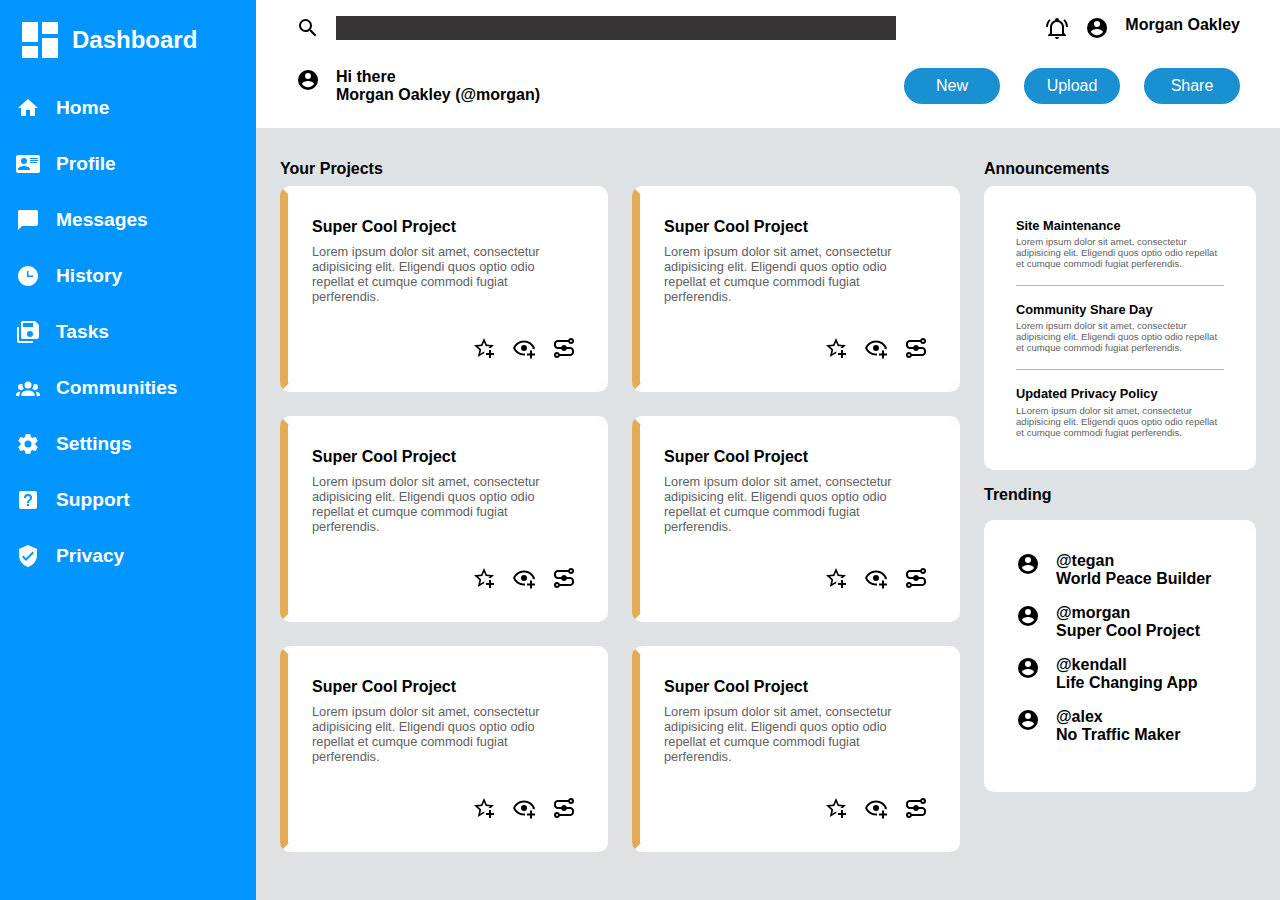
<file: mainProject/index.html>
<!DOCTYPE html>
<html lang="en">
<head>
    <meta charset="UTF-8">
    <meta name="viewport" content="width=device-width, initial-scale=1.0">
    <link rel="stylesheet" href="./style.css">
    <title>Dashboard Project</title>
</head>
<body>
    <div class="main-wrapper">
        <div class="sidebar">
            <ul class="dashboard-icon">
                <li id="dash">
                    <svg xmlns="http://www.w3.org/2000/svg" viewBox="0 0 24 24" width="3rem" height="3rem" fill="white"><title>view-dashboard</title><path d="M13,3V9H21V3M13,21H21V11H13M3,21H11V15H3M3,13H11V3H3V13Z" /></svg>                    
                    <p>Dashboard</p>
                </li>
            </ul>

            <ul class="menu-items">
                <li id="menu">
                    <svg xmlns="http://www.w3.org/2000/svg" viewBox="0 0 24 24" width="1.5rem" height="1.5rem" fill="white"><title>home</title><path d="M10,20V14H14V20H19V12H22L12,3L2,12H5V20H10Z" /></svg>
                    <p id="white">Home</p>
                </li>
                <li id="menu">
                    <svg xmlns="http://www.w3.org/2000/svg" viewBox="0 0 24 24" width="1.5rem" height="1.5rem" fill="white"><title>card-account-details</title><path d="M2,3H22C23.05,3 24,3.95 24,5V19C24,20.05 23.05,21 22,21H2C0.95,21 0,20.05 0,19V5C0,3.95 0.95,3 2,3M14,6V7H22V6H14M14,8V9H21.5L22,9V8H14M14,10V11H21V10H14M8,13.91C6,13.91 2,15 2,17V18H14V17C14,15 10,13.91 8,13.91M8,6A3,3 0 0,0 5,9A3,3 0 0,0 8,12A3,3 0 0,0 11,9A3,3 0 0,0 8,6Z" /></svg>
                    <p id="white">Profile</p>
                </li>
                <li id="menu">
                    <svg xmlns="http://www.w3.org/2000/svg" viewBox="0 0 24 24" width="1.5rem" height="1.5rem" fill="white"><title>message</title><path d="M20,2H4A2,2 0 0,0 2,4V22L6,18H20A2,2 0 0,0 22,16V4C22,2.89 21.1,2 20,2Z" /></svg>
                    <p id="white">Messages</p>
                </li>
                <li id="menu">
                    <svg xmlns="http://www.w3.org/2000/svg" viewBox="0 0 24 24" width="1.5rem" height="1.5rem" fill="white"><title>clock-time-three</title><path d="M12 2C6.5 2 2 6.5 2 12C2 17.5 6.5 22 12 22C17.5 22 22 17.5 22 12S17.5 2 12 2M17 13H11V7H12.5V11.5H17V13Z" /></svg>
                    <p id="white">History</p>
                </li>
                <li id="menu">
                    <svg xmlns="http://www.w3.org/2000/svg" viewBox="0 0 24 24" width="1.5rem" height="1.5rem" fill="white"><title>content-save-all</title><path d="M17,7V3H7V7H17M14,17A3,3 0 0,0 17,14A3,3 0 0,0 14,11A3,3 0 0,0 11,14A3,3 0 0,0 14,17M19,1L23,5V17A2,2 0 0,1 21,19H7C5.89,19 5,18.1 5,17V3A2,2 0 0,1 7,1H19M1,7H3V21H17V23H3A2,2 0 0,1 1,21V7Z" /></svg>
                    <p id="white">Tasks</p>
                </li>
                <li id="menu">
                    <svg xmlns="http://www.w3.org/2000/svg" viewBox="0 0 24 24" width="1.5rem" height="1.5rem" fill="white"><title>account-group</title><path d="M12,5.5A3.5,3.5 0 0,1 15.5,9A3.5,3.5 0 0,1 12,12.5A3.5,3.5 0 0,1 8.5,9A3.5,3.5 0 0,1 12,5.5M5,8C5.56,8 6.08,8.15 6.53,8.42C6.38,9.85 6.8,11.27 7.66,12.38C7.16,13.34 6.16,14 5,14A3,3 0 0,1 2,11A3,3 0 0,1 5,8M19,8A3,3 0 0,1 22,11A3,3 0 0,1 19,14C17.84,14 16.84,13.34 16.34,12.38C17.2,11.27 17.62,9.85 17.47,8.42C17.92,8.15 18.44,8 19,8M5.5,18.25C5.5,16.18 8.41,14.5 12,14.5C15.59,14.5 18.5,16.18 18.5,18.25V20H5.5V18.25M0,20V18.5C0,17.11 1.89,15.94 4.45,15.6C3.86,16.28 3.5,17.22 3.5,18.25V20H0M24,20H20.5V18.25C20.5,17.22 20.14,16.28 19.55,15.6C22.11,15.94 24,17.11 24,18.5V20Z" /></svg>
                    <p id="white">Communities</p>
                </li>
            </ul>

            <ul class="menu-settings">
                <li id="menu">
                    <svg xmlns="http://www.w3.org/2000/svg" viewBox="0 0 24 24" width="1.5rem" height="1.5rem" fill="white"><title>cog</title><path d="M12,15.5A3.5,3.5 0 0,1 8.5,12A3.5,3.5 0 0,1 12,8.5A3.5,3.5 0 0,1 15.5,12A3.5,3.5 0 0,1 12,15.5M19.43,12.97C19.47,12.65 19.5,12.33 19.5,12C19.5,11.67 19.47,11.34 19.43,11L21.54,9.37C21.73,9.22 21.78,8.95 21.66,8.73L19.66,5.27C19.54,5.05 19.27,4.96 19.05,5.05L16.56,6.05C16.04,5.66 15.5,5.32 14.87,5.07L14.5,2.42C14.46,2.18 14.25,2 14,2H10C9.75,2 9.54,2.18 9.5,2.42L9.13,5.07C8.5,5.32 7.96,5.66 7.44,6.05L4.95,5.05C4.73,4.96 4.46,5.05 4.34,5.27L2.34,8.73C2.21,8.95 2.27,9.22 2.46,9.37L4.57,11C4.53,11.34 4.5,11.67 4.5,12C4.5,12.33 4.53,12.65 4.57,12.97L2.46,14.63C2.27,14.78 2.21,15.05 2.34,15.27L4.34,18.73C4.46,18.95 4.73,19.03 4.95,18.95L7.44,17.94C7.96,18.34 8.5,18.68 9.13,18.93L9.5,21.58C9.54,21.82 9.75,22 10,22H14C14.25,22 14.46,21.82 14.5,21.58L14.87,18.93C15.5,18.67 16.04,18.34 16.56,17.94L19.05,18.95C19.27,19.03 19.54,18.95 19.66,18.73L21.66,15.27C21.78,15.05 21.73,14.78 21.54,14.63L19.43,12.97Z" /></svg>
                    <p id="white">Settings</p>
                </li>
                <li id="menu">
                    <svg xmlns="http://www.w3.org/2000/svg" viewBox="0 0 24 24" width="1.5rem" height="1.5rem" fill="white"><title>help-box</title><path d="M11,18H13V16H11V18M12,6A4,4 0 0,0 8,10H10A2,2 0 0,1 12,8A2,2 0 0,1 14,10C14,12 11,11.75 11,15H13C13,12.75 16,12.5 16,10A4,4 0 0,0 12,6M5,3H19A2,2 0 0,1 21,5V19A2,2 0 0,1 19,21H5A2,2 0 0,1 3,19V5A2,2 0 0,1 5,3Z" /></svg>
                    <p id="white">Support</p>
                </li>
                <li id="menu">
                    <svg xmlns="http://www.w3.org/2000/svg" viewBox="0 0 24 24" width="1.5rem" height="1.5rem" fill="white"><title>shield-check</title><path d="M10,17L6,13L7.41,11.59L10,14.17L16.59,7.58L18,9M12,1L3,5V11C3,16.55 6.84,21.74 12,23C17.16,21.74 21,16.55 21,11V5L12,1Z" /></svg>
                    <p id="white">Privacy</p>
                </li>
            </ul>
        </div>

        <div class="container">
            <div class="profile-details">
                <div class="user-controls">
                    <div>
                        <div id="search">
                            <svg xmlns="http://www.w3.org/2000/svg" viewBox="0 0 24 24" width="1.5rem" height="1.5rem" fill="black"><title>magnify</title><path d="M9.5,3A6.5,6.5 0 0,1 16,9.5C16,11.11 15.41,12.59 14.44,13.73L14.71,14H15.5L20.5,19L19,20.5L14,15.5V14.71L13.73,14.44C12.59,15.41 11.11,16 9.5,16A6.5,6.5 0 0,1 3,9.5A6.5,6.5 0 0,1 9.5,3M9.5,5C7,5 5,7 5,9.5C5,12 7,14 9.5,14C12,14 14,12 14,9.5C14,7 12,5 9.5,5Z" /></svg>
                            <div id="searchbar"></div>
                        </div>
                    </div>
                    <div class="notification-controls">
                        <div>
                            <svg xmlns="http://www.w3.org/2000/svg" viewBox="0 0 24 24" width="1.5rem" height="1.5rem" fill="black"><title>bell-ring-outline</title><path d="M10,21H14A2,2 0 0,1 12,23A2,2 0 0,1 10,21M21,19V20H3V19L5,17V11C5,7.9 7.03,5.17 10,4.29C10,4.19 10,4.1 10,4A2,2 0 0,1 12,2A2,2 0 0,1 14,4C14,4.1 14,4.19 14,4.29C16.97,5.17 19,7.9 19,11V17L21,19M17,11A5,5 0 0,0 12,6A5,5 0 0,0 7,11V18H17V11M19.75,3.19L18.33,4.61C20.04,6.3 21,8.6 21,11H23C23,8.07 21.84,5.25 19.75,3.19M1,11H3C3,8.6 3.96,6.3 5.67,4.61L4.25,3.19C2.16,5.25 1,8.07 1,11Z" /></svg>
                        </div>
                        <div>
                            <svg xmlns="http://www.w3.org/2000/svg" viewBox="0 0 24 24" width="1.5rem" height="1.5rem" fill="black"><title>account-circle</title><path d="M12,19.2C9.5,19.2 7.29,17.92 6,16C6.03,14 10,12.9 12,12.9C14,12.9 17.97,14 18,16C16.71,17.92 14.5,19.2 12,19.2M12,5A3,3 0 0,1 15,8A3,3 0 0,1 12,11A3,3 0 0,1 9,8A3,3 0 0,1 12,5M12,2A10,10 0 0,0 2,12A10,10 0 0,0 12,22A10,10 0 0,0 22,12C22,6.47 17.5,2 12,2Z" /></svg>
                        </div>
                        <div>
                            <p>Morgan Oakley</p>
                        </div>
                    </div>
                </div>

                <div class="user-details">
                    <div class="profile-image-and-stuff">
                        <div>
                            <svg xmlns="http://www.w3.org/2000/svg" viewBox="0 0 24 24" width="1.5rem" height="1.5rem" fill="black"><title>account-circle</title><path d="M12,19.2C9.5,19.2 7.29,17.92 6,16C6.03,14 10,12.9 12,12.9C14,12.9 17.97,14 18,16C16.71,17.92 14.5,19.2 12,19.2M12,5A3,3 0 0,1 15,8A3,3 0 0,1 12,11A3,3 0 0,1 9,8A3,3 0 0,1 12,5M12,2A10,10 0 0,0 2,12A10,10 0 0,0 12,22A10,10 0 0,0 22,12C22,6.47 17.5,2 12,2Z" /></svg>
                        </div>
                        <div id="user-intro">
                            <p>Hi there</p>
                            <p>Morgan Oakley (@morgan)</p>
                        </div>
                    </div>
                    <div class="user-buttons">
                        <button>New</button>
                        <button>Upload</button>
                        <button>Share</button>
                    </div>
                </div>
            </div>
            <div class="projects-info">
                <div class="projects-block">
                    <div id="project-head"><p id="project-texts">Your Projects</p></div>
                    <div class="projects">
                        <div class="project-card">
                            <div>
                                <p id="card-title">Super Cool Project</p>
                                <p id="descriptive">Lorem ipsum dolor sit amet, consectetur adipisicing elit. 
                                    Eligendi quos optio odio repellat et cumque commodi fugiat perferendis.</p>
                            </div>
                            <div id="card-controls">
                                <svg xmlns="http://www.w3.org/2000/svg" viewBox="0 0 24 24" width="1.5rem" height="1.5rem" fill="black"><title>star-plus-outline</title><path d="M5.8 21L7.4 14L2 9.2L9.2 8.6L12 2L14.8 8.6L22 9.2L18.8 12H18C17.3 12 16.6 12.1 15.9 12.4L18.1 10.5L13.7 10.1L12 6.1L10.3 10.1L5.9 10.5L9.2 13.4L8.2 17.7L12 15.4L12.5 15.7C12.3 16.2 12.1 16.8 12.1 17.3L5.8 21M17 14V17H14V19H17V22H19V19H22V17H19V14H17Z" /></svg>
                                <svg xmlns="http://www.w3.org/2000/svg" viewBox="0 0 24 24" width="1.5rem" height="1.5rem" fill="black"><title>eye-plus-outline</title><path d="M12,4.5C7,4.5 2.73,7.61 1,12C2.73,16.39 7,19.5 12,19.5C12.36,19.5 12.72,19.5 13.08,19.45C13.03,19.13 13,18.82 13,18.5C13,18.14 13.04,17.78 13.1,17.42C12.74,17.46 12.37,17.5 12,17.5C8.24,17.5 4.83,15.36 3.18,12C4.83,8.64 8.24,6.5 12,6.5C15.76,6.5 19.17,8.64 20.82,12C20.7,12.24 20.56,12.45 20.43,12.68C21.09,12.84 21.72,13.11 22.29,13.5C22.56,13 22.8,12.5 23,12C21.27,7.61 17,4.5 12,4.5M12,9A3,3 0 0,0 9,12A3,3 0 0,0 12,15A3,3 0 0,0 15,12A3,3 0 0,0 12,9M18,14.5V17.5H15V19.5H18V22.5H20V19.5H23V17.5H20V14.5H18Z" /></svg>
                                <svg xmlns="http://www.w3.org/2000/svg" viewBox="0 0 24 24" width="1.5rem" height="1.5rem" fill="black"><title>transit-connection-variant</title><path d="M18,11H14.82C14.4,9.84 13.3,9 12,9C10.7,9 9.6,9.84 9.18,11H6C5.67,11 4,10.9 4,9V8C4,6.17 5.54,6 6,6H16.18C16.6,7.16 17.7,8 19,8A3,3 0 0,0 22,5A3,3 0 0,0 19,2C17.7,2 16.6,2.84 16.18,4H6C4.39,4 2,5.06 2,8V9C2,11.94 4.39,13 6,13H9.18C9.6,14.16 10.7,15 12,15C13.3,15 14.4,14.16 14.82,13H18C18.33,13 20,13.1 20,15V16C20,17.83 18.46,18 18,18H7.82C7.4,16.84 6.3,16 5,16A3,3 0 0,0 2,19A3,3 0 0,0 5,22C6.3,22 7.4,21.16 7.82,20H18C19.61,20 22,18.93 22,16V15C22,12.07 19.61,11 18,11M19,4A1,1 0 0,1 20,5A1,1 0 0,1 19,6A1,1 0 0,1 18,5A1,1 0 0,1 19,4M5,20A1,1 0 0,1 4,19A1,1 0 0,1 5,18A1,1 0 0,1 6,19A1,1 0 0,1 5,20Z" /></svg>
                            </div>
                        </div>
                        <div class="project-card">
                            <div>
                                <p id="card-title">Super Cool Project</p>
                                <p id="descriptive">Lorem ipsum dolor sit amet, consectetur adipisicing elit. 
                                    Eligendi quos optio odio repellat et cumque commodi fugiat perferendis.</p>
                            </div>
                            <div id="card-controls">
                                <svg xmlns="http://www.w3.org/2000/svg" viewBox="0 0 24 24" width="1.5rem" height="1.5rem" fill="black"><title>star-plus-outline</title><path d="M5.8 21L7.4 14L2 9.2L9.2 8.6L12 2L14.8 8.6L22 9.2L18.8 12H18C17.3 12 16.6 12.1 15.9 12.4L18.1 10.5L13.7 10.1L12 6.1L10.3 10.1L5.9 10.5L9.2 13.4L8.2 17.7L12 15.4L12.5 15.7C12.3 16.2 12.1 16.8 12.1 17.3L5.8 21M17 14V17H14V19H17V22H19V19H22V17H19V14H17Z" /></svg>
                                <svg xmlns="http://www.w3.org/2000/svg" viewBox="0 0 24 24" width="1.5rem" height="1.5rem" fill="black"><title>eye-plus-outline</title><path d="M12,4.5C7,4.5 2.73,7.61 1,12C2.73,16.39 7,19.5 12,19.5C12.36,19.5 12.72,19.5 13.08,19.45C13.03,19.13 13,18.82 13,18.5C13,18.14 13.04,17.78 13.1,17.42C12.74,17.46 12.37,17.5 12,17.5C8.24,17.5 4.83,15.36 3.18,12C4.83,8.64 8.24,6.5 12,6.5C15.76,6.5 19.17,8.64 20.82,12C20.7,12.24 20.56,12.45 20.43,12.68C21.09,12.84 21.72,13.11 22.29,13.5C22.56,13 22.8,12.5 23,12C21.27,7.61 17,4.5 12,4.5M12,9A3,3 0 0,0 9,12A3,3 0 0,0 12,15A3,3 0 0,0 15,12A3,3 0 0,0 12,9M18,14.5V17.5H15V19.5H18V22.5H20V19.5H23V17.5H20V14.5H18Z" /></svg>
                                <svg xmlns="http://www.w3.org/2000/svg" viewBox="0 0 24 24" width="1.5rem" height="1.5rem" fill="black"><title>transit-connection-variant</title><path d="M18,11H14.82C14.4,9.84 13.3,9 12,9C10.7,9 9.6,9.84 9.18,11H6C5.67,11 4,10.9 4,9V8C4,6.17 5.54,6 6,6H16.18C16.6,7.16 17.7,8 19,8A3,3 0 0,0 22,5A3,3 0 0,0 19,2C17.7,2 16.6,2.84 16.18,4H6C4.39,4 2,5.06 2,8V9C2,11.94 4.39,13 6,13H9.18C9.6,14.16 10.7,15 12,15C13.3,15 14.4,14.16 14.82,13H18C18.33,13 20,13.1 20,15V16C20,17.83 18.46,18 18,18H7.82C7.4,16.84 6.3,16 5,16A3,3 0 0,0 2,19A3,3 0 0,0 5,22C6.3,22 7.4,21.16 7.82,20H18C19.61,20 22,18.93 22,16V15C22,12.07 19.61,11 18,11M19,4A1,1 0 0,1 20,5A1,1 0 0,1 19,6A1,1 0 0,1 18,5A1,1 0 0,1 19,4M5,20A1,1 0 0,1 4,19A1,1 0 0,1 5,18A1,1 0 0,1 6,19A1,1 0 0,1 5,20Z" /></svg>
                            </div>
                        </div>
                        <div class="project-card">
                            <div>
                                <p id="card-title">Super Cool Project</p>
                                <p id="descriptive">Lorem ipsum dolor sit amet, consectetur adipisicing elit. 
                                    Eligendi quos optio odio repellat et cumque commodi fugiat perferendis.</p>
                            </div>
                            <div id="card-controls">
                                <svg xmlns="http://www.w3.org/2000/svg" viewBox="0 0 24 24" width="1.5rem" height="1.5rem" fill="black"><title>star-plus-outline</title><path d="M5.8 21L7.4 14L2 9.2L9.2 8.6L12 2L14.8 8.6L22 9.2L18.8 12H18C17.3 12 16.6 12.1 15.9 12.4L18.1 10.5L13.7 10.1L12 6.1L10.3 10.1L5.9 10.5L9.2 13.4L8.2 17.7L12 15.4L12.5 15.7C12.3 16.2 12.1 16.8 12.1 17.3L5.8 21M17 14V17H14V19H17V22H19V19H22V17H19V14H17Z" /></svg>
                                <svg xmlns="http://www.w3.org/2000/svg" viewBox="0 0 24 24" width="1.5rem" height="1.5rem" fill="black"><title>eye-plus-outline</title><path d="M12,4.5C7,4.5 2.73,7.61 1,12C2.73,16.39 7,19.5 12,19.5C12.36,19.5 12.72,19.5 13.08,19.45C13.03,19.13 13,18.82 13,18.5C13,18.14 13.04,17.78 13.1,17.42C12.74,17.46 12.37,17.5 12,17.5C8.24,17.5 4.83,15.36 3.18,12C4.83,8.64 8.24,6.5 12,6.5C15.76,6.5 19.17,8.64 20.82,12C20.7,12.24 20.56,12.45 20.43,12.68C21.09,12.84 21.72,13.11 22.29,13.5C22.56,13 22.8,12.5 23,12C21.27,7.61 17,4.5 12,4.5M12,9A3,3 0 0,0 9,12A3,3 0 0,0 12,15A3,3 0 0,0 15,12A3,3 0 0,0 12,9M18,14.5V17.5H15V19.5H18V22.5H20V19.5H23V17.5H20V14.5H18Z" /></svg>
                                <svg xmlns="http://www.w3.org/2000/svg" viewBox="0 0 24 24" width="1.5rem" height="1.5rem" fill="black"><title>transit-connection-variant</title><path d="M18,11H14.82C14.4,9.84 13.3,9 12,9C10.7,9 9.6,9.84 9.18,11H6C5.67,11 4,10.9 4,9V8C4,6.17 5.54,6 6,6H16.18C16.6,7.16 17.7,8 19,8A3,3 0 0,0 22,5A3,3 0 0,0 19,2C17.7,2 16.6,2.84 16.18,4H6C4.39,4 2,5.06 2,8V9C2,11.94 4.39,13 6,13H9.18C9.6,14.16 10.7,15 12,15C13.3,15 14.4,14.16 14.82,13H18C18.33,13 20,13.1 20,15V16C20,17.83 18.46,18 18,18H7.82C7.4,16.84 6.3,16 5,16A3,3 0 0,0 2,19A3,3 0 0,0 5,22C6.3,22 7.4,21.16 7.82,20H18C19.61,20 22,18.93 22,16V15C22,12.07 19.61,11 18,11M19,4A1,1 0 0,1 20,5A1,1 0 0,1 19,6A1,1 0 0,1 18,5A1,1 0 0,1 19,4M5,20A1,1 0 0,1 4,19A1,1 0 0,1 5,18A1,1 0 0,1 6,19A1,1 0 0,1 5,20Z" /></svg>
                            </div>
                        </div>
                        <div class="project-card">
                            <div>
                                <p id="card-title">Super Cool Project</p>
                                <p id="descriptive">Lorem ipsum dolor sit amet, consectetur adipisicing elit. 
                                    Eligendi quos optio odio repellat et cumque commodi fugiat perferendis.</p>
                            </div>
                            <div id="card-controls">
                                <svg xmlns="http://www.w3.org/2000/svg" viewBox="0 0 24 24" width="1.5rem" height="1.5rem" fill="black"><title>star-plus-outline</title><path d="M5.8 21L7.4 14L2 9.2L9.2 8.6L12 2L14.8 8.6L22 9.2L18.8 12H18C17.3 12 16.6 12.1 15.9 12.4L18.1 10.5L13.7 10.1L12 6.1L10.3 10.1L5.9 10.5L9.2 13.4L8.2 17.7L12 15.4L12.5 15.7C12.3 16.2 12.1 16.8 12.1 17.3L5.8 21M17 14V17H14V19H17V22H19V19H22V17H19V14H17Z" /></svg>
                                <svg xmlns="http://www.w3.org/2000/svg" viewBox="0 0 24 24" width="1.5rem" height="1.5rem" fill="black"><title>eye-plus-outline</title><path d="M12,4.5C7,4.5 2.73,7.61 1,12C2.73,16.39 7,19.5 12,19.5C12.36,19.5 12.72,19.5 13.08,19.45C13.03,19.13 13,18.82 13,18.5C13,18.14 13.04,17.78 13.1,17.42C12.74,17.46 12.37,17.5 12,17.5C8.24,17.5 4.83,15.36 3.18,12C4.83,8.64 8.24,6.5 12,6.5C15.76,6.5 19.17,8.64 20.82,12C20.7,12.24 20.56,12.45 20.43,12.68C21.09,12.84 21.72,13.11 22.29,13.5C22.56,13 22.8,12.5 23,12C21.27,7.61 17,4.5 12,4.5M12,9A3,3 0 0,0 9,12A3,3 0 0,0 12,15A3,3 0 0,0 15,12A3,3 0 0,0 12,9M18,14.5V17.5H15V19.5H18V22.5H20V19.5H23V17.5H20V14.5H18Z" /></svg>
                                <svg xmlns="http://www.w3.org/2000/svg" viewBox="0 0 24 24" width="1.5rem" height="1.5rem" fill="black"><title>transit-connection-variant</title><path d="M18,11H14.82C14.4,9.84 13.3,9 12,9C10.7,9 9.6,9.84 9.18,11H6C5.67,11 4,10.9 4,9V8C4,6.17 5.54,6 6,6H16.18C16.6,7.16 17.7,8 19,8A3,3 0 0,0 22,5A3,3 0 0,0 19,2C17.7,2 16.6,2.84 16.18,4H6C4.39,4 2,5.06 2,8V9C2,11.94 4.39,13 6,13H9.18C9.6,14.16 10.7,15 12,15C13.3,15 14.4,14.16 14.82,13H18C18.33,13 20,13.1 20,15V16C20,17.83 18.46,18 18,18H7.82C7.4,16.84 6.3,16 5,16A3,3 0 0,0 2,19A3,3 0 0,0 5,22C6.3,22 7.4,21.16 7.82,20H18C19.61,20 22,18.93 22,16V15C22,12.07 19.61,11 18,11M19,4A1,1 0 0,1 20,5A1,1 0 0,1 19,6A1,1 0 0,1 18,5A1,1 0 0,1 19,4M5,20A1,1 0 0,1 4,19A1,1 0 0,1 5,18A1,1 0 0,1 6,19A1,1 0 0,1 5,20Z" /></svg>
                            </div>
                        </div>
                        <div class="project-card">
                            <div>
                                <p id="card-title">Super Cool Project</p>
                                <p id="descriptive">Lorem ipsum dolor sit amet, consectetur adipisicing elit. 
                                    Eligendi quos optio odio repellat et cumque commodi fugiat perferendis.</p>
                            </div>
                            <div id="card-controls">
                                <svg xmlns="http://www.w3.org/2000/svg" viewBox="0 0 24 24" width="1.5rem" height="1.5rem" fill="black"><title>star-plus-outline</title><path d="M5.8 21L7.4 14L2 9.2L9.2 8.6L12 2L14.8 8.6L22 9.2L18.8 12H18C17.3 12 16.6 12.1 15.9 12.4L18.1 10.5L13.7 10.1L12 6.1L10.3 10.1L5.9 10.5L9.2 13.4L8.2 17.7L12 15.4L12.5 15.7C12.3 16.2 12.1 16.8 12.1 17.3L5.8 21M17 14V17H14V19H17V22H19V19H22V17H19V14H17Z" /></svg>
                                <svg xmlns="http://www.w3.org/2000/svg" viewBox="0 0 24 24" width="1.5rem" height="1.5rem" fill="black"><title>eye-plus-outline</title><path d="M12,4.5C7,4.5 2.73,7.61 1,12C2.73,16.39 7,19.5 12,19.5C12.36,19.5 12.72,19.5 13.08,19.45C13.03,19.13 13,18.82 13,18.5C13,18.14 13.04,17.78 13.1,17.42C12.74,17.46 12.37,17.5 12,17.5C8.24,17.5 4.83,15.36 3.18,12C4.83,8.64 8.24,6.5 12,6.5C15.76,6.5 19.17,8.64 20.82,12C20.7,12.24 20.56,12.45 20.43,12.68C21.09,12.84 21.72,13.11 22.29,13.5C22.56,13 22.8,12.5 23,12C21.27,7.61 17,4.5 12,4.5M12,9A3,3 0 0,0 9,12A3,3 0 0,0 12,15A3,3 0 0,0 15,12A3,3 0 0,0 12,9M18,14.5V17.5H15V19.5H18V22.5H20V19.5H23V17.5H20V14.5H18Z" /></svg>
                                <svg xmlns="http://www.w3.org/2000/svg" viewBox="0 0 24 24" width="1.5rem" height="1.5rem" fill="black"><title>transit-connection-variant</title><path d="M18,11H14.82C14.4,9.84 13.3,9 12,9C10.7,9 9.6,9.84 9.18,11H6C5.67,11 4,10.9 4,9V8C4,6.17 5.54,6 6,6H16.18C16.6,7.16 17.7,8 19,8A3,3 0 0,0 22,5A3,3 0 0,0 19,2C17.7,2 16.6,2.84 16.18,4H6C4.39,4 2,5.06 2,8V9C2,11.94 4.39,13 6,13H9.18C9.6,14.16 10.7,15 12,15C13.3,15 14.4,14.16 14.82,13H18C18.33,13 20,13.1 20,15V16C20,17.83 18.46,18 18,18H7.82C7.4,16.84 6.3,16 5,16A3,3 0 0,0 2,19A3,3 0 0,0 5,22C6.3,22 7.4,21.16 7.82,20H18C19.61,20 22,18.93 22,16V15C22,12.07 19.61,11 18,11M19,4A1,1 0 0,1 20,5A1,1 0 0,1 19,6A1,1 0 0,1 18,5A1,1 0 0,1 19,4M5,20A1,1 0 0,1 4,19A1,1 0 0,1 5,18A1,1 0 0,1 6,19A1,1 0 0,1 5,20Z" /></svg>
                            </div>
                        </div>
                        <div class="project-card">
                            <div>
                                <p id="card-title">Super Cool Project</p>
                                <p id="descriptive">Lorem ipsum dolor sit amet, consectetur adipisicing elit. 
                                    Eligendi quos optio odio repellat et cumque commodi fugiat perferendis.</p>
                            </div>
                            <div id="card-controls">
                                <svg xmlns="http://www.w3.org/2000/svg" viewBox="0 0 24 24" width="1.5rem" height="1.5rem" fill="black"><title>star-plus-outline</title><path d="M5.8 21L7.4 14L2 9.2L9.2 8.6L12 2L14.8 8.6L22 9.2L18.8 12H18C17.3 12 16.6 12.1 15.9 12.4L18.1 10.5L13.7 10.1L12 6.1L10.3 10.1L5.9 10.5L9.2 13.4L8.2 17.7L12 15.4L12.5 15.7C12.3 16.2 12.1 16.8 12.1 17.3L5.8 21M17 14V17H14V19H17V22H19V19H22V17H19V14H17Z" /></svg>
                                <svg xmlns="http://www.w3.org/2000/svg" viewBox="0 0 24 24" width="1.5rem" height="1.5rem" fill="black"><title>eye-plus-outline</title><path d="M12,4.5C7,4.5 2.73,7.61 1,12C2.73,16.39 7,19.5 12,19.5C12.36,19.5 12.72,19.5 13.08,19.45C13.03,19.13 13,18.82 13,18.5C13,18.14 13.04,17.78 13.1,17.42C12.74,17.46 12.37,17.5 12,17.5C8.24,17.5 4.83,15.36 3.18,12C4.83,8.64 8.24,6.5 12,6.5C15.76,6.5 19.17,8.64 20.82,12C20.7,12.24 20.56,12.45 20.43,12.68C21.09,12.84 21.72,13.11 22.29,13.5C22.56,13 22.8,12.5 23,12C21.27,7.61 17,4.5 12,4.5M12,9A3,3 0 0,0 9,12A3,3 0 0,0 12,15A3,3 0 0,0 15,12A3,3 0 0,0 12,9M18,14.5V17.5H15V19.5H18V22.5H20V19.5H23V17.5H20V14.5H18Z" /></svg>
                                <svg xmlns="http://www.w3.org/2000/svg" viewBox="0 0 24 24" width="1.5rem" height="1.5rem" fill="black"><title>transit-connection-variant</title><path d="M18,11H14.82C14.4,9.84 13.3,9 12,9C10.7,9 9.6,9.84 9.18,11H6C5.67,11 4,10.9 4,9V8C4,6.17 5.54,6 6,6H16.18C16.6,7.16 17.7,8 19,8A3,3 0 0,0 22,5A3,3 0 0,0 19,2C17.7,2 16.6,2.84 16.18,4H6C4.39,4 2,5.06 2,8V9C2,11.94 4.39,13 6,13H9.18C9.6,14.16 10.7,15 12,15C13.3,15 14.4,14.16 14.82,13H18C18.33,13 20,13.1 20,15V16C20,17.83 18.46,18 18,18H7.82C7.4,16.84 6.3,16 5,16A3,3 0 0,0 2,19A3,3 0 0,0 5,22C6.3,22 7.4,21.16 7.82,20H18C19.61,20 22,18.93 22,16V15C22,12.07 19.61,11 18,11M19,4A1,1 0 0,1 20,5A1,1 0 0,1 19,6A1,1 0 0,1 18,5A1,1 0 0,1 19,4M5,20A1,1 0 0,1 4,19A1,1 0 0,1 5,18A1,1 0 0,1 6,19A1,1 0 0,1 5,20Z" /></svg>
                            </div>
                        </div>
                    </div>
                </div>
                        

                <div class="announcements-block">
                    <div id="announcement-1">
                        <div id="project-head">
                            <p id="project-texts">Announcements</p>
                        </div>
                        <div class="side-grid">
                            <div id="announcements-number">
                                <p id="card-title-2">Site Maintenance</p>
                                <p id="descriptive-2">Lorem ipsum dolor sit amet, consectetur adipisicing elit. 
                                    Eligendi quos optio odio repellat et cumque commodi fugiat perferendis.</p>
                            </div>
                            <div id="divider"></div>
                            <div id="announcements-number">
                                <p id="card-title-2">Community Share Day</p>
                                <p id="descriptive-2">Lorem ipsum dolor sit amet, consectetur adipisicing elit. 
                                    Eligendi quos optio odio repellat et cumque commodi fugiat perferendis.</p>
                            </div>
                            <div id="divider"></div>
                            <div id="announcements-number">
                                <p id="card-title-2">Updated Privacy Policy</p>
                                <p id="descriptive-2">LLorem ipsum dolor sit amet, consectetur adipisicing elit. 
                                    Eligendi quos optio odio repellat et cumque commodi fugiat perferendis.</p>
                            </div>
                        </div>
                    </div>
                    <div id="announcement-2">
                        <div class="side-titles">
                            <p id="project-texts">Trending</p>
                        </div>
                        <div class="side-grid">
                            <div id="trending-card">
                                <div>
                                    <svg xmlns="http://www.w3.org/2000/svg" viewBox="0 0 24 24" width="1.5rem" height="1.5rem" fill="black"><title>account-circle</title><path d="M12,19.2C9.5,19.2 7.29,17.92 6,16C6.03,14 10,12.9 12,12.9C14,12.9 17.97,14 18,16C16.71,17.92 14.5,19.2 12,19.2M12,5A3,3 0 0,1 15,8A3,3 0 0,1 12,11A3,3 0 0,1 9,8A3,3 0 0,1 12,5M12,2A10,10 0 0,0 2,12A10,10 0 0,0 12,22A10,10 0 0,0 22,12C22,6.47 17.5,2 12,2Z" /></svg>
                                </div>
                                <div id="trending-text">
                                    <p>@tegan</p>
                                    <p>World Peace Builder</p>
                                </div>
                            </div>
                            <div id="trending-card">
                                <div>
                                    <svg xmlns="http://www.w3.org/2000/svg" viewBox="0 0 24 24" width="1.5rem" height="1.5rem" fill="black"><title>account-circle</title><path d="M12,19.2C9.5,19.2 7.29,17.92 6,16C6.03,14 10,12.9 12,12.9C14,12.9 17.97,14 18,16C16.71,17.92 14.5,19.2 12,19.2M12,5A3,3 0 0,1 15,8A3,3 0 0,1 12,11A3,3 0 0,1 9,8A3,3 0 0,1 12,5M12,2A10,10 0 0,0 2,12A10,10 0 0,0 12,22A10,10 0 0,0 22,12C22,6.47 17.5,2 12,2Z" /></svg>
                                </div>
                                <div id="trending-text">
                                    <p>@morgan</p>
                                    <p>Super Cool Project</p>
                                </div>
                            </div>
                            <div id="trending-card">
                                <div>
                                    <svg xmlns="http://www.w3.org/2000/svg" viewBox="0 0 24 24" width="1.5rem" height="1.5rem" fill="black"><title>account-circle</title><path d="M12,19.2C9.5,19.2 7.29,17.92 6,16C6.03,14 10,12.9 12,12.9C14,12.9 17.97,14 18,16C16.71,17.92 14.5,19.2 12,19.2M12,5A3,3 0 0,1 15,8A3,3 0 0,1 12,11A3,3 0 0,1 9,8A3,3 0 0,1 12,5M12,2A10,10 0 0,0 2,12A10,10 0 0,0 12,22A10,10 0 0,0 22,12C22,6.47 17.5,2 12,2Z" /></svg>
                                </div>
                                <div id="trending-text">
                                    <p>@kendall</p>
                                    <p>Life Changing App</p>
                                </div>
                            </div>
                            <div id="trending-card">
                                <div>
                                    <svg xmlns="http://www.w3.org/2000/svg" viewBox="0 0 24 24" width="1.5rem" height="1.5rem" fill="black"><title>account-circle</title><path d="M12,19.2C9.5,19.2 7.29,17.92 6,16C6.03,14 10,12.9 12,12.9C14,12.9 17.97,14 18,16C16.71,17.92 14.5,19.2 12,19.2M12,5A3,3 0 0,1 15,8A3,3 0 0,1 12,11A3,3 0 0,1 9,8A3,3 0 0,1 12,5M12,2A10,10 0 0,0 2,12A10,10 0 0,0 12,22A10,10 0 0,0 22,12C22,6.47 17.5,2 12,2Z" /></svg>
                                </div>
                                <div id="trending-text">
                                    <p>@alex</p>
                                    <p>No Traffic Maker</p>
                                </div>
                            </div>
                        </div>
                    </div>
                </div>
            </div>
        </div>
    </div>
</body>
</html>
</file>
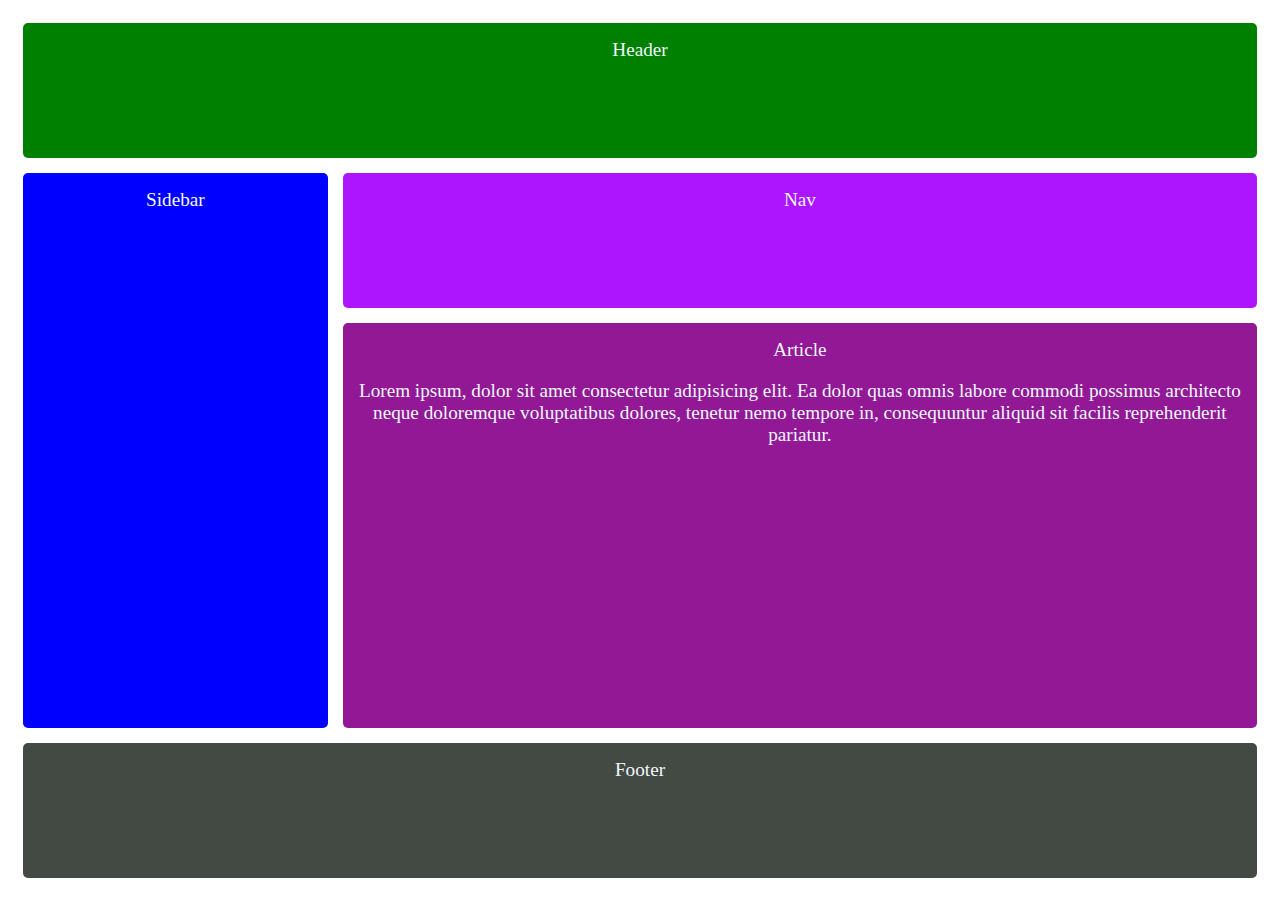
<file: practiceCSSGrid/index.html>
<!DOCTYPE html>
<html lang="en">
<head>
    <meta charset="UTF-8">
    <meta name="viewport" content="width=device-width, initial-scale=1.0">
    <link rel="stylesheet" href="./style.css">
    <title>Grid Exercise 1</title>
</head>
<body>
    <div class="main">
        <div class="wrapper">
            <div class="header">Header</div>
            <div class="sidebar">Sidebar</div>
            <div class="nav">Nav</div>
            <div class="article">
                <div>Article</div>
                <p>Lorem ipsum, dolor sit amet consectetur adipisicing elit. Ea dolor quas omnis 
                    labore commodi possimus architecto neque doloremque voluptatibus dolores, tenetur 
                    nemo tempore in, consequuntur aliquid sit facilis reprehenderit pariatur.
                </p>
            </div>
            <div class="footer">Footer</div>
        </div>
    </div>
    
</body>
</html>
</file>
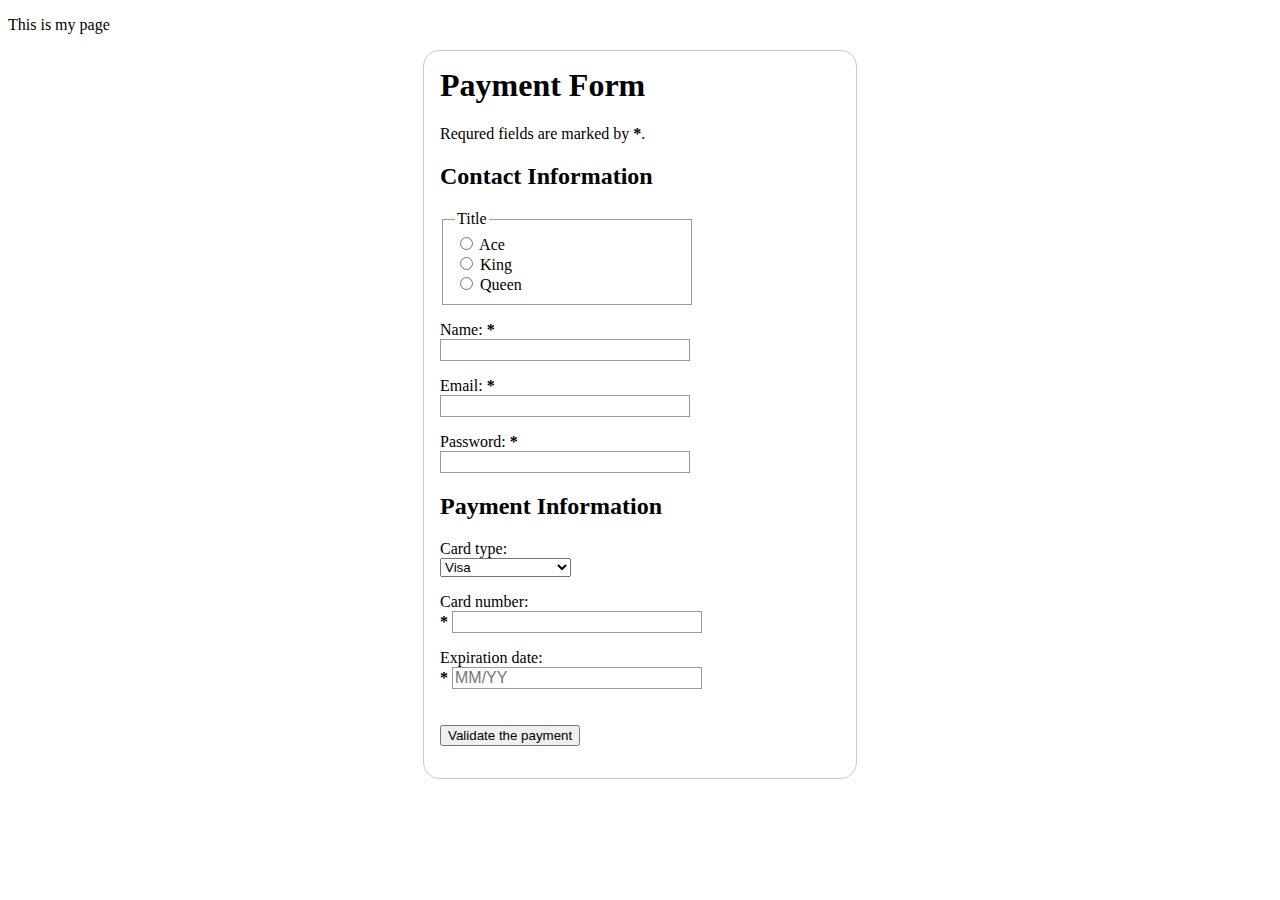
<file: practiceSessionForms/index.html>
<!DOCTYPE html>
<html lang="en-US">
  <head>
    <meta charset="utf-8">
    <meta name="viewport" content="width=device-width">
    <style>h1 {
        margin-top: 0;
      }
      
      ul {
        margin: 0;
        padding: 0;
        list-style: none;
      }
      
      form {
        margin: 0 auto;
        width: 400px;
        padding: 1em;
        border: 1px solid #ccc;
        border-radius: 1em;
      }
      
      div + div {
        margin-top: 1em;
      }
      
      label span {
        display: inline-block;
        text-align: right;
      }
      
      input,
      textarea {
        font: 1em sans-serif;
        width: 250px;
        box-sizing: border-box;
        border: 1px solid #999;
      }
      
      input[type="checkbox"],
      input[type="radio"] {
        width: auto;
        border: none;
      }
      
      input:focus,
      textarea:focus {
        border-color: #000;
      }
      
      textarea {
        vertical-align: top;
        height: 5em;
        resize: vertical;
      }
      
      fieldset {
        width: 250px;
        box-sizing: border-box;
        border: 1px solid #999;
      }
      
      button {
        margin: 20px 0 0 0;
      }
      
      label {
        display: inline-block;
      }
      
      p label {
        width: 100%;
      }</style>
    <title>My test page</title>
  </head>
  <body>
    <p>This is my page</p>
    <form action="myhandlingFormPage" method="post">
        <h1>Payment Form</h1>
        <p>Requred fields are marked by 
            <strong><span aria-label="requred">*</span></strong>.
        </p>
        <section>
            <h2>Contact Information</h2>
            <fieldset>
                <legend>Title</legend>
                <ul>
                    <li>
                        <label for="title_1">
                            <input type="radio" id="title_1" name="title" value="A" />
                            Ace
                        </label>
                    </li>
                    <li>
                        <label for="title_2">
                            <input type="radio" id="title_2" name="title" value="K" />
                            King
                        </label>
                    </li>
                    <li>
                        <label for="title_3">
                            <input type="radio" name="title" id="title_3" value="Q" />
                            Queen
                        </label>
                    </li>
                </ul>
            </fieldset>
            <p>
                <label for="name">
                    <span>Name: </span>
                    <strong><span aria-label="requred">*</span></strong>
                </label>
                <input type="text" name="username" id="name" required />
            </p>
            <p>
                <label for="mail">
                    <span>Email: </span>
                    <strong><span aria-label="required">*</span></strong>
                </label>
                <input type="email" name="usermail" id="mail" required />
            </p>
            <p>
                <label for="password">
                    <span>Password: </span>
                    <strong><span aria-label="required">*</span></strong>
                </label>
                <input type="password" name="userpassword" id="password" required />
            </p>
        </section>
        <section>
            <h2>Payment Information</h2>
            <p>
                <label for="card">
                    <span>Card type: </span>
                </label>
                <select name="user-card" id="card">
                    <option value="visa">Visa</option>
                    <option value="mastercard">Mastercard</option>
                    <option value="amex">American Express</option>
                </select>
            </p>
            <p>
                <label for="number">
                    <span>Card number: </span>
                </label>
                <strong><span aria-label="required">*</span></strong>
                <input type="tel" name="card-number" id="number" required />
            </p>
            <p>
                <label for="expiration">
                    <span>Expiration date: </span>
                </label>
                <strong><span aria-label="required">*</span></strong>
                <input 
                    type="text"
                    name="expiration-date" 
                    id="expiration"
                    required
                    placeholder="MM/YY"
                    pattern="^(0[1-9]|1[0-2])\/([0-9]{2})$" />
            </p>            
        </section>
        <section>
            <p>
                <button type="submit">Validate the payment</button>
            </p>
        </section>
    </form>
  </body>
</html>
</file>
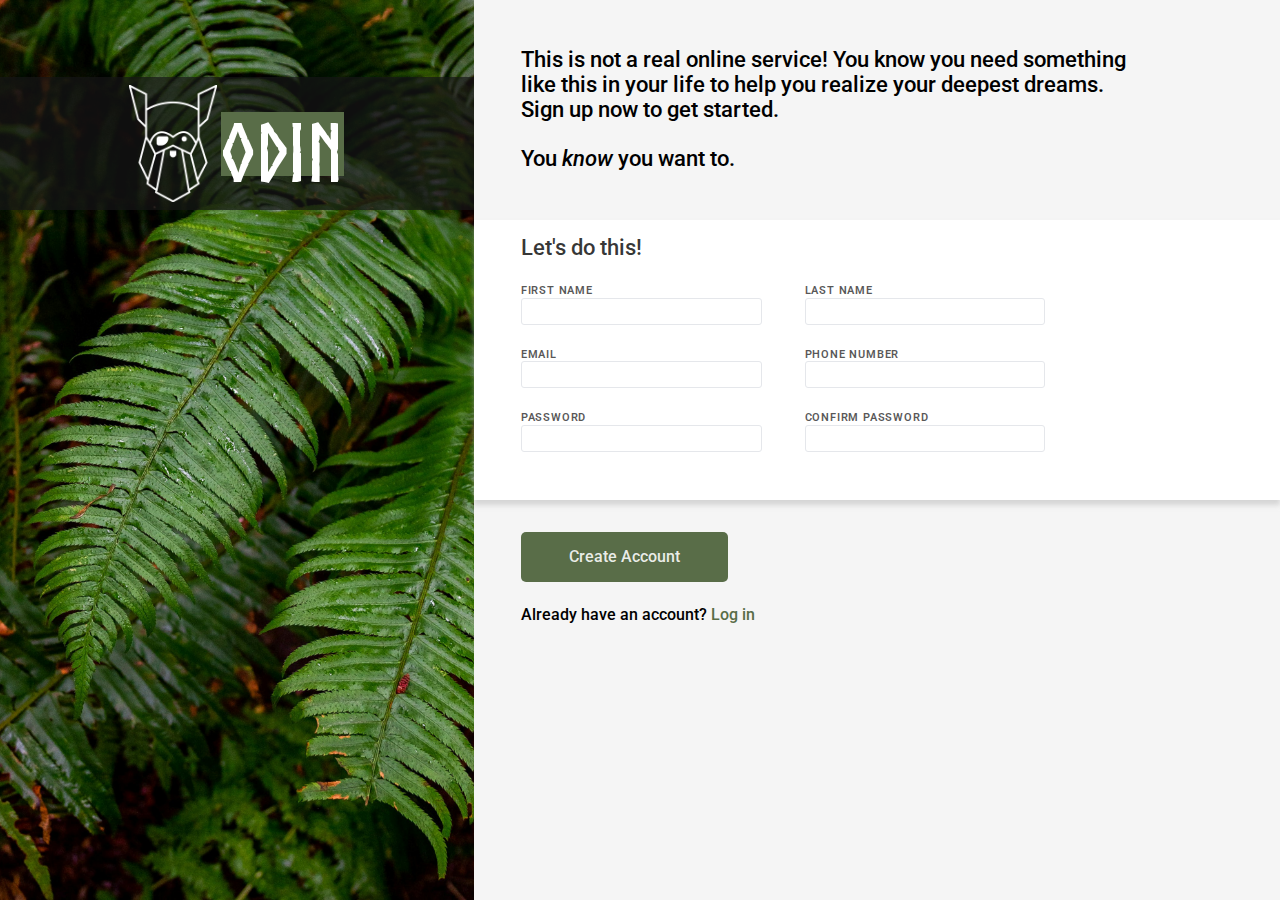
<file: signUp/index.html>
<!DOCTYPE html>
<html lang="en">
<head>
    <meta charset="UTF-8">
    <meta name="viewport" content="width=device-width, initial-scale=1.0">
    <link type="text/css" rel="stylesheet" href="./normalize.css" />
    <link rel="stylesheet" href="./style.css">
    <link rel="preconnect" href="https://fonts.googleapis.com">
    <link rel="preconnect" href="https://fonts.gstatic.com" crossorigin>
    <link href="https://fonts.googleapis.com/css2?family=Inter:ital,opsz,wght@0,14..32,100..900;1,14..32,100..900&family=Poppins:ital,wght@0,100;0,200;0,300;0,400;0,500;0,600;0,700;0,800;0,900;1,100;1,200;1,300;1,400;1,500;1,600;1,700;1,800;1,900&family=Roboto:ital,wght@0,100;0,300;0,400;0,500;0,700;0,900;1,100;1,300;1,400;1,500;1,700;1,900&display=swap" rel="stylesheet">    <title>Sign Up Form</title>
</head>
<body>
    <section>
        <div class="main">
            <div class="wrapper">
                <div class="image-div">
                    <div id="odin-logo-div">
                        <img src="./images/odin-lined logo.png" alt="odin logo here" class="odin-logo">
                        <div class="odin-text">
                            <p id="logo">ODIN</p>
                        </div>
                    </div>
                </div>
                <div class="sign-up-content">
                    <div id="advert"><p>This is not a real online service! You know you need something <br>like this in your 
                        life to help you realize your deepest dreams. <br>Sign up <span>now</span> to get started. <br>
                        <br>
                        You <em>know</em> you want to.
                    </p></div>
                    <div id="input-fields">
                        <p id="lets">Let's do this!</p>
                        <form action="RandomName" method="post">
                            <div class="form-div">
                                <div id="left-form-area">
                                    <label for="firstname">FIRST NAME </label>
                                    <input type="text" name="userfname" id="firstname" aria-label="First Name">
                                    <label for="email">EMAIL </label>
                                    <input type="email" name="email" id="email" aria-label="E Mail">
                                    <label for="password">PASSWORD </label>
                                    <input type="password" name="pwd" id="pwd" aria-label="Password">
                                </div>
                                <div id="right-form-area">
                                    <label for="lastname">LAST NAME </label>
                                    <input type="text" name="userlname" id="lastname" aria-label="Last Name">
                                    <label for="phone">PHONE NUMBER </label>
                                    <input type="tel" name="phone_number" id="phone" aria-label="Phone Number">
                                    <label for="password">CONFIRM PASSWORD </label>
                                    <input type="password" name="pwd" id="pwd" aria-label="Password">
                                </div>
                            </div>                                                                                                            
                        </form>                    
                    </div>
                    <div id="third">
                        <button type="button">Create Account</button>
                        <p id="already">Already have an account? <a href="#">Log in</a></p>
                    </div>
    
                </div>
            </div>
            
        </div>
    </section>
    
</body>
</html>
</file>
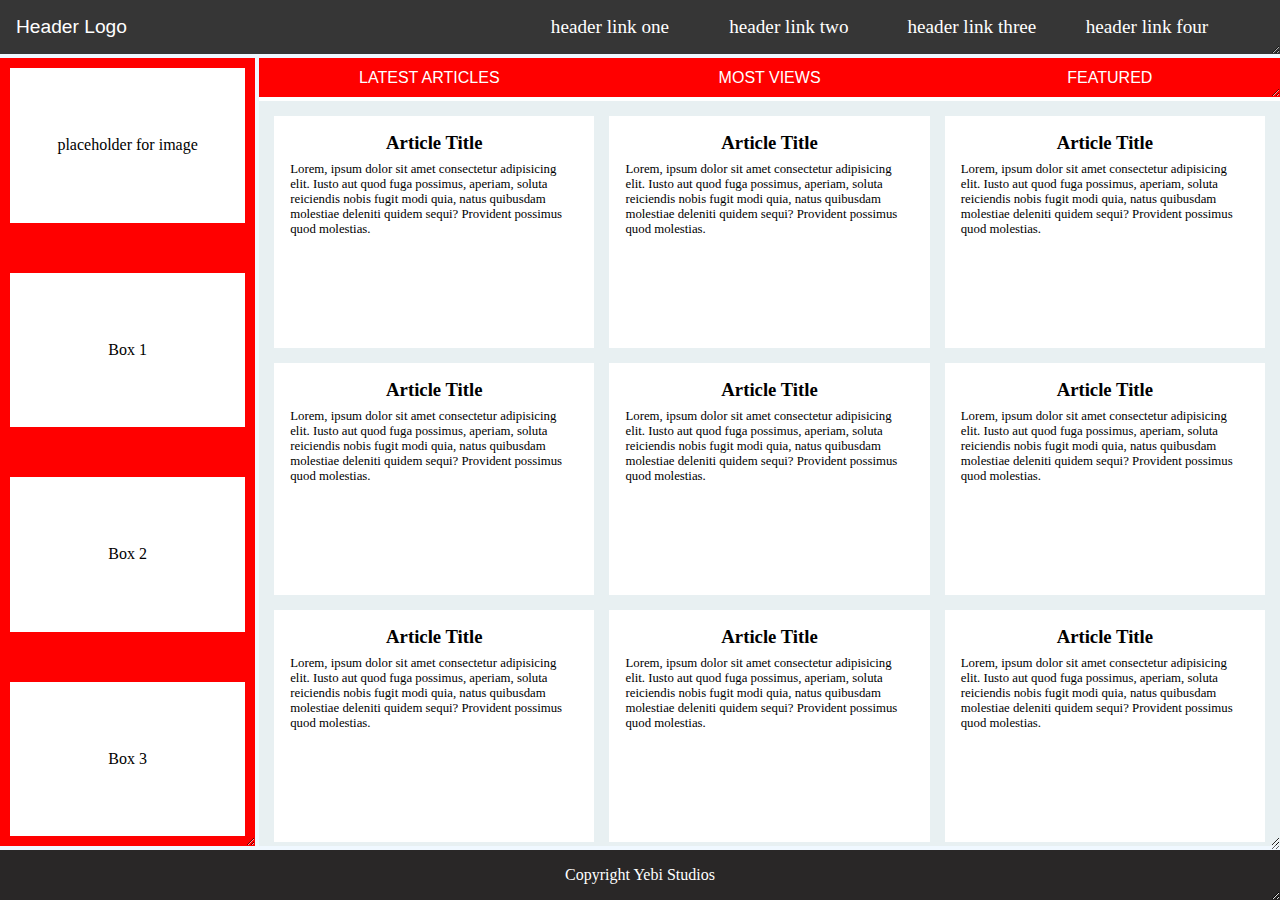
<file: practiceCSSGrid/grid2.html>
<!DOCTYPE html>
<html lang="en">
<head>
    <meta charset="UTF-8">
    <meta name="viewport" content="width=device-width, initial-scale=1.0">
    <link rel="stylesheet" href="./styles.css">
    <title>Grid 2</title>
</head>
<body>
<div class="wrapper">
    <ul class="navbar">
        <li class="logo">Header Logo</li>
        <li class="head-link">header link one</li>
        <li class="head-link">header link two</li>
        <li class="head-link">header link three</li>
        <li class="head-link">header link four</li>
    </ul>
    <div class="dashboard">
        <ul class="menubar">
            <li class="menu1">placeholder for image</li>
            <li class="menu1">Box 1</li>
            <li class="menu1">Box 2</li>
            <li class="menu1">Box 3</li>
        </ul>
        <div class="featureList">
            <div class="topNews">
                <div class="news">LATEST ARTICLES </div>
                <div class="news">MOST VIEWS</div>
                <div class="news">FEATURED</div>
            </div>
            <div class="articleList">
                <div class="article">
                    <h3>Article Title</h3>
                    <p>Lorem, ipsum dolor sit amet consectetur adipisicing elit. Iusto aut quod fuga possimus, 
                        aperiam, soluta reiciendis nobis fugit modi quia, natus quibusdam molestiae deleniti quidem sequi? 
                        Provident possimus quod molestias.
                    </p>
                </div>
                <div class="article">
                    <h3>Article Title</h3>
                    <p>Lorem, ipsum dolor sit amet consectetur adipisicing elit. Iusto aut quod fuga possimus, 
                        aperiam, soluta reiciendis nobis fugit modi quia, natus quibusdam molestiae deleniti quidem sequi? 
                        Provident possimus quod molestias.
                    </p>
                </div>
                <div class="article">
                    <h3>Article Title</h3>
                    <p>Lorem, ipsum dolor sit amet consectetur adipisicing elit. Iusto aut quod fuga possimus, 
                        aperiam, soluta reiciendis nobis fugit modi quia, natus quibusdam molestiae deleniti quidem sequi? 
                        Provident possimus quod molestias.
                    </p>
                </div>
                <div class="article">
                    <h3>Article Title</h3>
                    <p>Lorem, ipsum dolor sit amet consectetur adipisicing elit. Iusto aut quod fuga possimus, 
                        aperiam, soluta reiciendis nobis fugit modi quia, natus quibusdam molestiae deleniti quidem sequi? 
                        Provident possimus quod molestias.
                    </p>
                </div>
                <div class="article">
                    <h3>Article Title</h3>
                    <p>Lorem, ipsum dolor sit amet consectetur adipisicing elit. Iusto aut quod fuga possimus, 
                        aperiam, soluta reiciendis nobis fugit modi quia, natus quibusdam molestiae deleniti quidem sequi? 
                        Provident possimus quod molestias.
                    </p>
                </div>
                <div class="article">
                    <h3>Article Title</h3>
                    <p>Lorem, ipsum dolor sit amet consectetur adipisicing elit. Iusto aut quod fuga possimus, 
                        aperiam, soluta reiciendis nobis fugit modi quia, natus quibusdam molestiae deleniti quidem sequi? 
                        Provident possimus quod molestias.
                    </p>
                </div>
                <div class="article">
                    <h3>Article Title</h3>
                    <p>Lorem, ipsum dolor sit amet consectetur adipisicing elit. Iusto aut quod fuga possimus, 
                        aperiam, soluta reiciendis nobis fugit modi quia, natus quibusdam molestiae deleniti quidem sequi? 
                        Provident possimus quod molestias.
                    </p>
                </div>
                <div class="article">
                    <h3>Article Title</h3>
                    <p>Lorem, ipsum dolor sit amet consectetur adipisicing elit. Iusto aut quod fuga possimus, 
                        aperiam, soluta reiciendis nobis fugit modi quia, natus quibusdam molestiae deleniti quidem sequi? 
                        Provident possimus quod molestias.
                    </p>
                </div>
                <div class="article">
                    <h3>Article Title</h3>
                    <p>Lorem, ipsum dolor sit amet consectetur adipisicing elit. Iusto aut quod fuga possimus, 
                        aperiam, soluta reiciendis nobis fugit modi quia, natus quibusdam molestiae deleniti quidem sequi? 
                        Provident possimus quod molestias.
                    </p>
                </div>
                <div class="article">
                    <h3>Article Title</h3>
                    <p>Lorem, ipsum dolor sit amet consectetur adipisicing elit. Iusto aut quod fuga possimus, 
                        aperiam, soluta reiciendis nobis fugit modi quia, natus quibusdam molestiae deleniti quidem sequi? 
                        Provident possimus quod molestias.
                    </p>
                </div>
                <div class="article">
                    <h3>Article Title</h3>
                    <p>Lorem, ipsum dolor sit amet consectetur adipisicing elit. Iusto aut quod fuga possimus, 
                        aperiam, soluta reiciendis nobis fugit modi quia, natus quibusdam molestiae deleniti quidem sequi? 
                        Provident possimus quod molestias.
                    </p>
                </div>
                <div class="article">
                    <h3>Article Title</h3>
                    <p>Lorem, ipsum dolor sit amet consectetur adipisicing elit. Iusto aut quod fuga possimus, 
                        aperiam, soluta reiciendis nobis fugit modi quia, natus quibusdam molestiae deleniti quidem sequi? 
                        Provident possimus quod molestias.
                    </p>
                </div>
                
            </div>
        </div>

    </div>
    <div class="footer">Copyright Yebi Studios</div>

</div>
    
</body>
</html>
</file>
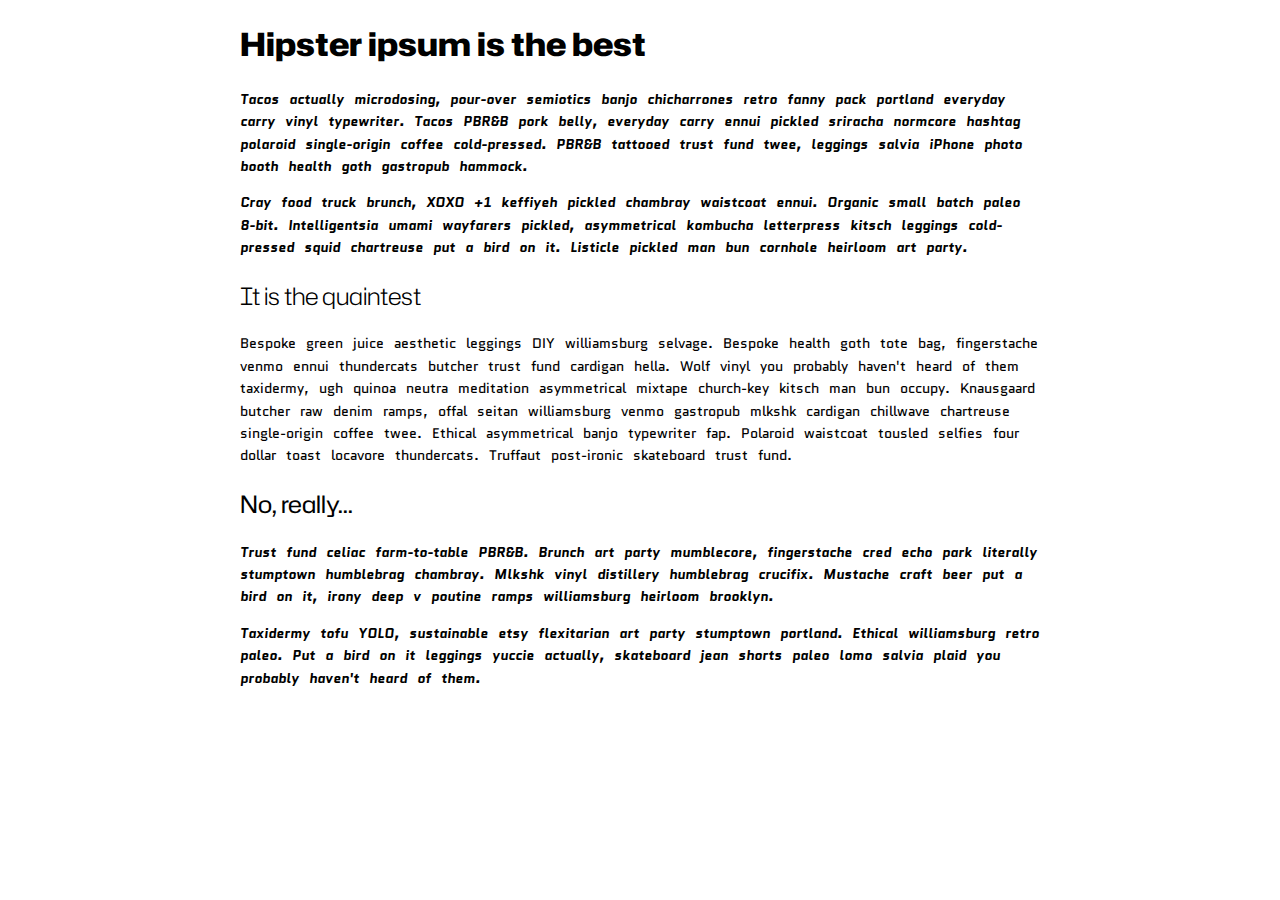
<file: practiceSessionFonts/web-font-start.html>
<!DOCTYPE html>
<html lang="en-US">
  <head>
    <meta charset="utf-8">
    <meta name="viewport" content="width=device-width">
    <title>Web font example</title>
    <link rel="preconnect" href="https://fonts.googleapis.com">
    <link rel="preconnect" href="https://fonts.gstatic.com" crossorigin>
    <link href="https://fonts.googleapis.com/css2?family=Hubot+Sans:ital,wght@0,200..900;1,200..900&family=Quantico:ital,wght@0,400;0,700;1,400;1,700&display=swap" rel="stylesheet">
    
    <link href="web-font-start.css" rel="stylesheet" type="text/css">
  </head>
  <body>
    <h1 class="hubot-sans-variable1">Hipster ipsum is the best</h1>

    <p>Tacos actually microdosing, pour-over semiotics banjo chicharrones retro fanny pack portland everyday carry vinyl typewriter. Tacos PBR&amp;B pork belly, everyday carry ennui pickled sriracha normcore hashtag polaroid single-origin coffee cold-pressed. PBR&amp;B tattooed trust fund twee, leggings salvia iPhone photo booth health goth gastropub hammock.</p>

    <p>Cray food truck brunch, XOXO +1 keffiyeh pickled chambray waistcoat ennui. Organic small batch paleo 8-bit. Intelligentsia umami wayfarers pickled, asymmetrical kombucha letterpress kitsch leggings cold-pressed squid chartreuse put a bird on it. Listicle pickled man bun cornhole heirloom art party.</p>

    <h2 class="hubot-sans-variable2">It is the quaintest</h2>

    <p class="quantico-regular">Bespoke green juice aesthetic leggings DIY williamsburg selvage. Bespoke health goth tote bag, fingerstache venmo ennui thundercats butcher trust fund cardigan hella. Wolf vinyl you probably haven't heard of them taxidermy, ugh quinoa neutra meditation asymmetrical mixtape church-key kitsch man bun occupy. Knausgaard butcher raw denim ramps, offal seitan williamsburg venmo gastropub mlkshk cardigan chillwave chartreuse single-origin coffee twee. Ethical asymmetrical banjo typewriter fap. Polaroid waistcoat tousled selfies four dollar toast locavore thundercats. Truffaut post-ironic skateboard trust fund.</p>

    <h2>No, really...</h2>

    <p>Trust fund celiac farm-to-table PBR&amp;B. Brunch art party mumblecore, fingerstache cred echo park literally stumptown humblebrag chambray. Mlkshk vinyl distillery humblebrag crucifix. Mustache craft beer put a bird on it, irony deep v poutine ramps williamsburg heirloom brooklyn.</p>

    <p>Taxidermy tofu YOLO, sustainable etsy flexitarian art party stumptown portland. Ethical williamsburg retro paleo. Put a bird on it leggings yuccie actually, skateboard jean shorts paleo lomo salvia plaid you probably haven't heard of them.</p>
  </body>
</html>
</file>
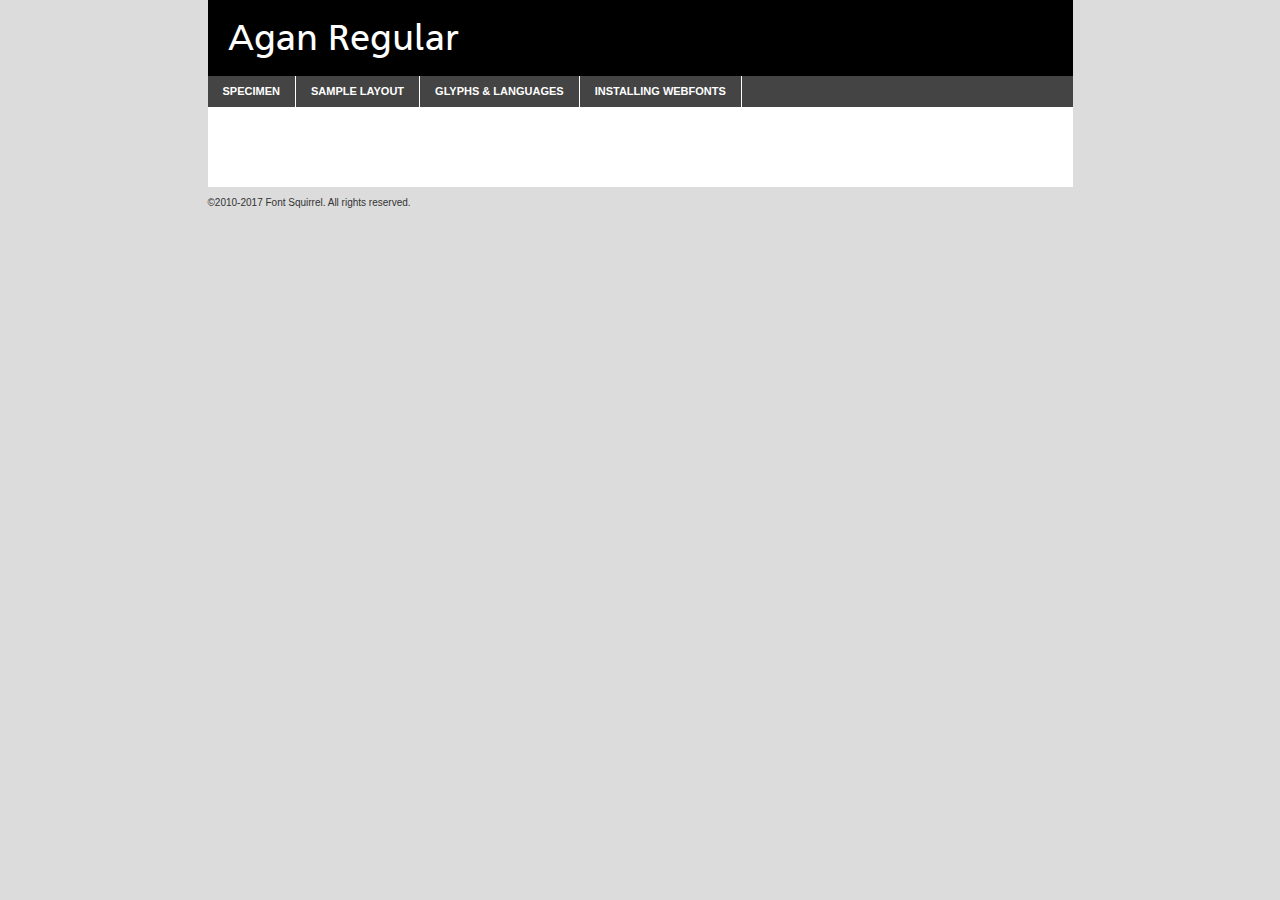
<file: practiceSessionFonts/fonts/agane_55_roman-demo.html>
<!DOCTYPE html PUBLIC "-//W3C//DTD XHTML 1.0 Transitional//EN"
        "http://www.w3.org/TR/xhtml1/DTD/xhtml1-transitional.dtd">

<html xmlns="http://www.w3.org/1999/xhtml" xml:lang="en" lang="en">
<head>
    <meta http-equiv="Content-Type" content="text/html; charset=utf-8"/>
    <script src="http://ajax.googleapis.com/ajax/libs/jquery/1.7.2/jquery.min.js" type="text/javascript" charset="utf-8"></script>
    <script type="text/javascript">
		(function($) {
			$.fn.easyTabs = function(option) {
				var param = jQuery.extend({ fadeSpeed: 'fast', defaultContent: 1, activeClass: 'active' }, option);
				$(this).each(function() {
					var thisId = '#' + this.id;
					if ( param.defaultContent == '' )
					{
						param.defaultContent = 1;
					}
					if ( typeof param.defaultContent == 'number' )
					{
						var defaultTab = $(thisId + ' .tabs li:eq(' + (param.defaultContent - 1) + ') a').attr('href').substr(1);
					}
					else
					{
						var defaultTab = param.defaultContent;
					}
					$(thisId + ' .tabs li a').each(function() {
						var tabToHide = $(this).attr('href').substr(1);
						$('#' + tabToHide).addClass('easytabs-tab-content');
					});
					hideAll();
					changeContent(defaultTab);

					function hideAll() {$(thisId + ' .easytabs-tab-content').hide();}

					function changeContent(tabId)
					{
						hideAll();
						$(thisId + ' .tabs li').removeClass(param.activeClass);
						$(thisId + ' .tabs li a[href=#' + tabId + ']').closest('li').addClass(param.activeClass);
						if ( param.fadeSpeed != 'none' )
						{
							$(thisId + ' #' + tabId).fadeIn(param.fadeSpeed);
						}
						else
						{
							$(thisId + ' #' + tabId).show();
						}
					}

					$(thisId + ' .tabs li').click(function() {
						var tabId = $(this).find('a').attr('href').substr(1);
						changeContent(tabId);
						return false;
					});
				});
			}
		})(jQuery);
    </script>
    <link rel="stylesheet" href="specimen_files/specimen_stylesheet.css" type="text/css" charset="utf-8"/>
    <link rel="stylesheet" href="stylesheet.css" type="text/css" charset="utf-8"/>

    <style type="text/css">
        		body {
			font-family: 'aganregular';
        		}

            </style>

    <title>Agan Regular Specimen</title>


    <script type="text/javascript" charset="utf-8">
		$(document).ready(function() {
			$('#container').easyTabs({ defaultContent: 1 });
		});
    </script>
</head>

<body>
<div id="container">
    <div id="header">
		Agan Regular    </div>
    <ul class="tabs">
        <li><a href="#specimen">Specimen</a></li>
        <li><a href="#layout">Sample Layout</a></li>
		        <li><a href="#glyphs">Glyphs &amp; Languages</a></li>
        <li><a href="#installing">Installing Webfonts</a></li>

    </ul>

    <div id="main_content">


        <div id="specimen">

            <div class="section">
                <div class="grid12 firstcol">
                    <div class="huge">AaBb</div>
                </div>
            </div>

            <div class="section">
                <div class="glyph_range">A&#x200B;B&#x200b;C&#x200b;D&#x200b;E&#x200b;F&#x200b;G&#x200b;H&#x200b;I&#x200b;J&#x200b;K&#x200b;L&#x200b;M&#x200b;N&#x200b;O&#x200b;P&#x200b;Q&#x200b;R&#x200b;S&#x200b;T&#x200b;U&#x200b;V&#x200b;W&#x200b;X&#x200b;Y&#x200b;Z&#x200b;a&#x200b;b&#x200b;c&#x200b;d&#x200b;e&#x200b;f&#x200b;g&#x200b;h&#x200b;i&#x200b;j&#x200b;k&#x200b;l&#x200b;m&#x200b;n&#x200b;o&#x200b;p&#x200b;q&#x200b;r&#x200b;s&#x200b;t&#x200b;u&#x200b;v&#x200b;w&#x200b;x&#x200b;y&#x200b;z&#x200b;1&#x200b;2&#x200b;3&#x200b;4&#x200b;5&#x200b;6&#x200b;7&#x200b;8&#x200b;9&#x200b;0&#x200b;&amp;&#x200b;.&#x200b;,&#x200b;?&#x200b;!&#x200b;&#64;&#x200b;(&#x200b;)&#x200b;#&#x200b;$&#x200b;%&#x200b;*&#x200b;+&#x200b;-&#x200b;=&#x200b;:&#x200b;;</div>
            </div>
            <div class="section">
                <div class="grid12 firstcol">
                    <table class="sample_table">
                        <tr>
                            <td>10</td>
                            <td class="size10">abcdefghijklmnopqrstuvwxyzABCDEFGHIJKLMNOPQRSTUVWXYZ0123456789abcdefghijklmnopqrstuvwxyzABCDEFGHIJKLMNOPQRSTUVWXYZ0123456789abcdefghijklmnopqrstuvwxyzABCDEFGHIJKLMNOPQRSTUVWXYZ</td>
                        </tr>
                        <tr>
                            <td>11</td>
                            <td class="size11">abcdefghijklmnopqrstuvwxyzABCDEFGHIJKLMNOPQRSTUVWXYZ0123456789abcdefghijklmnopqrstuvwxyzABCDEFGHIJKLMNOPQRSTUVWXYZ0123456789abcdefghijklmnopqrstuvwxyzABCDEFGHIJKLMNOPQRSTUVWXYZ</td>
                        </tr>
                        <tr>
                            <td>12</td>
                            <td class="size12">abcdefghijklmnopqrstuvwxyzABCDEFGHIJKLMNOPQRSTUVWXYZ0123456789abcdefghijklmnopqrstuvwxyzABCDEFGHIJKLMNOPQRSTUVWXYZ0123456789abcdefghijklmnopqrstuvwxyzABCDEFGHIJKLMNOPQRSTUVWXYZ</td>
                        </tr>
                        <tr>
                            <td>13</td>
                            <td class="size13">abcdefghijklmnopqrstuvwxyzABCDEFGHIJKLMNOPQRSTUVWXYZ0123456789abcdefghijklmnopqrstuvwxyzABCDEFGHIJKLMNOPQRSTUVWXYZ0123456789abcdefghijklmnopqrstuvwxyzABCDEFGHIJKLMNOPQRSTUVWXYZ</td>
                        </tr>
                        <tr>
                            <td>14</td>
                            <td class="size14">abcdefghijklmnopqrstuvwxyzABCDEFGHIJKLMNOPQRSTUVWXYZ0123456789abcdefghijklmnopqrstuvwxyzABCDEFGHIJKLMNOPQRSTUVWXYZ0123456789abcdefghijklmnopqrstuvwxyzABCDEFGHIJKLMNOPQRSTUVWXYZ</td>
                        </tr>
                        <tr>
                            <td>16</td>
                            <td class="size16">abcdefghijklmnopqrstuvwxyzABCDEFGHIJKLMNOPQRSTUVWXYZ0123456789abcdefghijklmnopqrstuvwxyzABCDEFGHIJKLMNOPQRSTUVWXYZ</td>
                        </tr>
                        <tr>
                            <td>18</td>
                            <td class="size18">abcdefghijklmnopqrstuvwxyzABCDEFGHIJKLMNOPQRSTUVWXYZ0123456789abcdefghijklmnopqrstuvwxyzABCDEFGHIJKLMNOPQRSTUVWXYZ</td>
                        </tr>
                        <tr>
                            <td>20</td>
                            <td class="size20">abcdefghijklmnopqrstuvwxyzABCDEFGHIJKLMNOPQRSTUVWXYZ0123456789abcdefghijklmnopqrstuvwxyzABCDEFGHIJKLMNOPQRSTUVWXYZ</td>
                        </tr>
                        <tr>
                            <td>24</td>
                            <td class="size24">abcdefghijklmnopqrstuvwxyzABCDEFGHIJKLMNOPQRSTUVWXYZ0123456789abcdefghijklmnopqrstuvwxyzABCDEFGHIJKLMNOPQRSTUVWXYZ</td>
                        </tr>
                        <tr>
                            <td>30</td>
                            <td class="size30">abcdefghijklmnopqrstuvwxyzABCDEFGHIJKLMNOPQRSTUVWXYZ0123456789abcdefghijklmnopqrstuvwxyzABCDEFGHIJKLMNOPQRSTUVWXYZ</td>
                        </tr>
                        <tr>
                            <td>36</td>
                            <td class="size36">abcdefghijklmnopqrstuvwxyzABCDEFGHIJKLMNOPQRSTUVWXYZ0123456789abcdefghijklmnopqrstuvwxyzABCDEFGHIJKLMNOPQRSTUVWXYZ</td>
                        </tr>
                        <tr>
                            <td>48</td>
                            <td class="size48">abcdefghijklmnopqrstuvwxyzABCDEFGHIJKLMNOPQRSTUVWXYZ0123456789abcdefghijklmnopqrstuvwxyzABCDEFGHIJKLMNOPQRSTUVWXYZ</td>
                        </tr>
                        <tr>
                            <td>60</td>
                            <td class="size60">abcdefghijklmnopqrstuvwxyzABCDEFGHIJKLMNOPQRSTUVWXYZ0123456789abcdefghijklmnopqrstuvwxyzABCDEFGHIJKLMNOPQRSTUVWXYZ</td>
                        </tr>
                        <tr>
                            <td>72</td>
                            <td class="size72">abcdefghijklmnopqrstuvwxyzABCDEFGHIJKLMNOPQRSTUVWXYZ0123456789abcdefghijklmnopqrstuvwxyzABCDEFGHIJKLMNOPQRSTUVWXYZ</td>
                        </tr>
                        <tr>
                            <td>90</td>
                            <td class="size90">abcdefghijklmnopqrstuvwxyzABCDEFGHIJKLMNOPQRSTUVWXYZ0123456789abcdefghijklmnopqrstuvwxyzABCDEFGHIJKLMNOPQRSTUVWXYZ</td>
                        </tr>
                    </table>

                </div>

            </div>


            <div class="section" id="bodycomparison">


                <div id="xheight">
                    <div class="fontbody">&#x25FC;&#x25FC;&#x25FC;&#x25FC;&#x25FC;&#x25FC;&#x25FC;&#x25FC;&#x25FC;&#x25FC;&#x25FC;&#x25FC;&#x25FC;&#x25FC;&#x25FC;&#x25FC;&#x25FC;&#x25FC;&#x25FC;&#x25FC;&#x25FC;&#x25FC;&#x25FC;&#x25FC;&#x25FC;&#x25FC;&#x25FC;&#x25FC;&#x25FC;&#x25FC;&#x25FC;&#x25FC;&#x25FC;&#x25FC;&#x25FC;&#x25FC;&#x25FC;&#x25FC;&#x25FC;&#x25FC;&#x25FC;&#x25FC;&#x25FC;&#x25FC;&#x25FC;&#x25FC;&#x25FC;&#x25FC;&#x25FC;&#x25FC;&#x25FC;&#x25FC;&#x25FC;&#x25FC;&#x25FC;&#x25FC;&#x25FC;&#x25FC;&#x25FC;&#x25FC;&#x25FC;&#x25FC;&#x25FC;&#x25FC;&#x25FC;&#x25FC;&#x25FC;&#x25FC;&#x25FC;&#x25FC;&#x25FC;&#x25FC;&#x25FC;&#x25FC;&#x25FC;&#x25FC;&#x25FC;&#x25FC;&#x25FC;&#x25FC;&#x25FC;&#x25FC;&#x25FC;&#x25FC;&#x25FC;&#x25FC;&#x25FC;&#x25FC;&#x25FC;&#x25FC;&#x25FC;&#x25FC;&#x25FC;&#x25FC;&#x25FC;&#x25FC;&#x25FC;&#x25FC;&#x25FC;body</div>
                    <div class="arialbody">body</div>
                    <div class="verdanabody">body</div>
                    <div class="georgiabody">body</div>
                </div>
                <div class="fontbody" style="z-index:1">
                    body<span>Agan Regular</span>
                </div>
                <div class="arialbody" style="z-index:1">
                    body<span>Arial</span>
                </div>
                <div class="verdanabody" style="z-index:1">
                    body<span>Verdana</span>
                </div>
                <div class="georgiabody" style="z-index:1">
                    body<span>Georgia</span>
                </div>


            </div>


            <div class="section psample psample_row1" id="">

                <div class="grid2 firstcol">
                    <p class="size10"><span>10.</span>Aenean lacinia bibendum nulla sed consectetur. Fusce dapibus, tellus ac cursus commodo, tortor mauris condimentum nibh, ut fermentum massa justo sit amet risus. Nullam id dolor id nibh ultricies vehicula ut id elit. Cum sociis natoque penatibus et magnis dis parturient montes, nascetur ridiculus mus. Nulla vitae elit libero, a pharetra augue.</p>

                </div>
                <div class="grid3">
                    <p class="size11"><span>11.</span>Aenean lacinia bibendum nulla sed consectetur. Fusce dapibus, tellus ac cursus commodo, tortor mauris condimentum nibh, ut fermentum massa justo sit amet risus. Nullam id dolor id nibh ultricies vehicula ut id elit. Cum sociis natoque penatibus et magnis dis parturient montes, nascetur ridiculus mus. Nulla vitae elit libero, a pharetra augue.</p>

                </div>
                <div class="grid3">
                    <p class="size12"><span>12.</span>Aenean lacinia bibendum nulla sed consectetur. Fusce dapibus, tellus ac cursus commodo, tortor mauris condimentum nibh, ut fermentum massa justo sit amet risus. Nullam id dolor id nibh ultricies vehicula ut id elit. Cum sociis natoque penatibus et magnis dis parturient montes, nascetur ridiculus mus. Nulla vitae elit libero, a pharetra augue.</p>

                </div>
                <div class="grid4">
                    <p class="size13"><span>13.</span>Aenean lacinia bibendum nulla sed consectetur. Fusce dapibus, tellus ac cursus commodo, tortor mauris condimentum nibh, ut fermentum massa justo sit amet risus. Nullam id dolor id nibh ultricies vehicula ut id elit. Cum sociis natoque penatibus et magnis dis parturient montes, nascetur ridiculus mus. Nulla vitae elit libero, a pharetra augue.</p>

                </div>
                <div class="white_blend"></div>

            </div>
            <div class="section psample psample_row2" id="">
                <div class="grid3 firstcol">
                    <p class="size14"><span>14.</span>Aenean lacinia bibendum nulla sed consectetur. Fusce dapibus, tellus ac cursus commodo, tortor mauris condimentum nibh, ut fermentum massa justo sit amet risus. Nullam id dolor id nibh ultricies vehicula ut id elit. Cum sociis natoque penatibus et magnis dis parturient montes, nascetur ridiculus mus. Nulla vitae elit libero, a pharetra augue.</p>

                </div>
                <div class="grid4">
                    <p class="size16"><span>16.</span>Aenean lacinia bibendum nulla sed consectetur. Fusce dapibus, tellus ac cursus commodo, tortor mauris condimentum nibh, ut fermentum massa justo sit amet risus. Nullam id dolor id nibh ultricies vehicula ut id elit. Cum sociis natoque penatibus et magnis dis parturient montes, nascetur ridiculus mus. Nulla vitae elit libero, a pharetra augue.</p>

                </div>
                <div class="grid5">
                    <p class="size18"><span>18.</span>Aenean lacinia bibendum nulla sed consectetur. Fusce dapibus, tellus ac cursus commodo, tortor mauris condimentum nibh, ut fermentum massa justo sit amet risus. Nullam id dolor id nibh ultricies vehicula ut id elit. Cum sociis natoque penatibus et magnis dis parturient montes, nascetur ridiculus mus. Nulla vitae elit libero, a pharetra augue.</p>

                </div>

                <div class="white_blend"></div>

            </div>

            <div class="section psample psample_row3" id="">
                <div class="grid5 firstcol">
                    <p class="size20"><span>20.</span>Aenean lacinia bibendum nulla sed consectetur. Fusce dapibus, tellus ac cursus commodo, tortor mauris condimentum nibh, ut fermentum massa justo sit amet risus. Nullam id dolor id nibh ultricies vehicula ut id elit. Cum sociis natoque penatibus et magnis dis parturient montes, nascetur ridiculus mus. Nulla vitae elit libero, a pharetra augue.</p>
                </div>
                <div class="grid7">
                    <p class="size24"><span>24.</span>Aenean lacinia bibendum nulla sed consectetur. Fusce dapibus, tellus ac cursus commodo, tortor mauris condimentum nibh, ut fermentum massa justo sit amet risus. Nullam id dolor id nibh ultricies vehicula ut id elit. Cum sociis natoque penatibus et magnis dis parturient montes, nascetur ridiculus mus. Nulla vitae elit libero, a pharetra augue.</p>
                </div>

                <div class="white_blend"></div>

            </div>

            <div class="section psample psample_row4" id="">
                <div class="grid12 firstcol">
                    <p class="size30"><span>30.</span>Aenean lacinia bibendum nulla sed consectetur. Fusce dapibus, tellus ac cursus commodo, tortor mauris condimentum nibh, ut fermentum massa justo sit amet risus. Nullam id dolor id nibh ultricies vehicula ut id elit. Cum sociis natoque penatibus et magnis dis parturient montes, nascetur ridiculus mus. Nulla vitae elit libero, a pharetra augue.</p>
                </div>
                <div class="white_blend"></div>

            </div>


            <div class="section psample psample_row1 fullreverse">
                <div class="grid2 firstcol">
                    <p class="size10"><span>10.</span>Aenean lacinia bibendum nulla sed consectetur. Fusce dapibus, tellus ac cursus commodo, tortor mauris condimentum nibh, ut fermentum massa justo sit amet risus. Nullam id dolor id nibh ultricies vehicula ut id elit. Cum sociis natoque penatibus et magnis dis parturient montes, nascetur ridiculus mus. Nulla vitae elit libero, a pharetra augue.</p>

                </div>
                <div class="grid3">
                    <p class="size11"><span>11.</span>Aenean lacinia bibendum nulla sed consectetur. Fusce dapibus, tellus ac cursus commodo, tortor mauris condimentum nibh, ut fermentum massa justo sit amet risus. Nullam id dolor id nibh ultricies vehicula ut id elit. Cum sociis natoque penatibus et magnis dis parturient montes, nascetur ridiculus mus. Nulla vitae elit libero, a pharetra augue.</p>

                </div>
                <div class="grid3">
                    <p class="size12"><span>12.</span>Aenean lacinia bibendum nulla sed consectetur. Fusce dapibus, tellus ac cursus commodo, tortor mauris condimentum nibh, ut fermentum massa justo sit amet risus. Nullam id dolor id nibh ultricies vehicula ut id elit. Cum sociis natoque penatibus et magnis dis parturient montes, nascetur ridiculus mus. Nulla vitae elit libero, a pharetra augue.</p>

                </div>
                <div class="grid4">
                    <p class="size13"><span>13.</span>Aenean lacinia bibendum nulla sed consectetur. Fusce dapibus, tellus ac cursus commodo, tortor mauris condimentum nibh, ut fermentum massa justo sit amet risus. Nullam id dolor id nibh ultricies vehicula ut id elit. Cum sociis natoque penatibus et magnis dis parturient montes, nascetur ridiculus mus. Nulla vitae elit libero, a pharetra augue.</p>

                </div>
                <div class="black_blend"></div>

            </div>

            <div class="section psample psample_row2 fullreverse">
                <div class="grid3 firstcol">
                    <p class="size14"><span>14.</span>Aenean lacinia bibendum nulla sed consectetur. Fusce dapibus, tellus ac cursus commodo, tortor mauris condimentum nibh, ut fermentum massa justo sit amet risus. Nullam id dolor id nibh ultricies vehicula ut id elit. Cum sociis natoque penatibus et magnis dis parturient montes, nascetur ridiculus mus. Nulla vitae elit libero, a pharetra augue.</p>

                </div>
                <div class="grid4">
                    <p class="size16"><span>16.</span>Aenean lacinia bibendum nulla sed consectetur. Fusce dapibus, tellus ac cursus commodo, tortor mauris condimentum nibh, ut fermentum massa justo sit amet risus. Nullam id dolor id nibh ultricies vehicula ut id elit. Cum sociis natoque penatibus et magnis dis parturient montes, nascetur ridiculus mus. Nulla vitae elit libero, a pharetra augue.</p>

                </div>
                <div class="grid5">
                    <p class="size18"><span>18.</span>Aenean lacinia bibendum nulla sed consectetur. Fusce dapibus, tellus ac cursus commodo, tortor mauris condimentum nibh, ut fermentum massa justo sit amet risus. Nullam id dolor id nibh ultricies vehicula ut id elit. Cum sociis natoque penatibus et magnis dis parturient montes, nascetur ridiculus mus. Nulla vitae elit libero, a pharetra augue.</p>

                </div>
                <div class="black_blend"></div>

            </div>

            <div class="section psample fullreverse psample_row3" id="">
                <div class="grid5 firstcol">
                    <p class="size20"><span>20.</span>Aenean lacinia bibendum nulla sed consectetur. Fusce dapibus, tellus ac cursus commodo, tortor mauris condimentum nibh, ut fermentum massa justo sit amet risus. Nullam id dolor id nibh ultricies vehicula ut id elit. Cum sociis natoque penatibus et magnis dis parturient montes, nascetur ridiculus mus. Nulla vitae elit libero, a pharetra augue.</p>
                </div>
                <div class="grid7">
                    <p class="size24"><span>24.</span>Aenean lacinia bibendum nulla sed consectetur. Fusce dapibus, tellus ac cursus commodo, tortor mauris condimentum nibh, ut fermentum massa justo sit amet risus. Nullam id dolor id nibh ultricies vehicula ut id elit. Cum sociis natoque penatibus et magnis dis parturient montes, nascetur ridiculus mus. Nulla vitae elit libero, a pharetra augue.</p>
                </div>

                <div class="black_blend"></div>

            </div>

            <div class="section psample fullreverse psample_row4" id="" style="border-bottom: 20px #000 solid;">
                <div class="grid12 firstcol">
                    <p class="size30"><span>30.</span>Aenean lacinia bibendum nulla sed consectetur. Fusce dapibus, tellus ac cursus commodo, tortor mauris condimentum nibh, ut fermentum massa justo sit amet risus. Nullam id dolor id nibh ultricies vehicula ut id elit. Cum sociis natoque penatibus et magnis dis parturient montes, nascetur ridiculus mus. Nulla vitae elit libero, a pharetra augue.</p>
                </div>
                <div class="black_blend"></div>

            </div>


        </div>

        <div id="layout">

            <div class="section">

                <div class="grid12 firstcol">
                    <h1>Lorem Ipsum Dolor</h1>
                    <h2>Etiam porta sem malesuada magna mollis euismod</h2>

                    <p class="byline">By <a href="#link">Aenean Lacinia</a></p>
                </div>
            </div>
            <div class="section">
                <div class="grid8 firstcol">
                    <p class="large">Donec sed odio dui. Morbi leo risus, porta ac consectetur ac, vestibulum at eros. Fusce dapibus, tellus ac cursus commodo, tortor mauris condimentum nibh, ut fermentum massa justo sit amet risus. </p>


                    <h3>Pellentesque ornare sem</h3>

                    <p>Maecenas sed diam eget risus varius blandit sit amet non magna. Maecenas faucibus mollis interdum. Donec ullamcorper nulla non metus auctor fringilla. Nullam id dolor id nibh ultricies vehicula ut id elit. Nullam id dolor id nibh ultricies vehicula ut id elit. </p>

                    <p>Aenean eu leo quam. Pellentesque ornare sem lacinia quam venenatis vestibulum. Lorem ipsum dolor sit amet, consectetur adipiscing elit. Cum sociis natoque penatibus et magnis dis parturient montes, nascetur ridiculus mus. </p>

                    <p>Nulla vitae elit libero, a pharetra augue. Praesent commodo cursus magna, vel scelerisque nisl consectetur et. Aenean lacinia bibendum nulla sed consectetur. </p>

                    <p>Nullam quis risus eget urna mollis ornare vel eu leo. Nullam quis risus eget urna mollis ornare vel eu leo. Maecenas sed diam eget risus varius blandit sit amet non magna. Donec ullamcorper nulla non metus auctor fringilla. </p>

                    <h3>Cras mattis consectetur</h3>

                    <p>Aenean eu leo quam. Pellentesque ornare sem lacinia quam venenatis vestibulum. Aenean lacinia bibendum nulla sed consectetur. Integer posuere erat a ante venenatis dapibus posuere velit aliquet. Cras mattis consectetur purus sit amet fermentum. </p>

                    <p>Nullam id dolor id nibh ultricies vehicula ut id elit. Nullam quis risus eget urna mollis ornare vel eu leo. Cras mattis consectetur purus sit amet fermentum.</p>
                </div>

                <div class="grid4 sidebar">

                    <div class="box reverse">
                        <p class="last">Nullam quis risus eget urna mollis ornare vel eu leo. Donec ullamcorper nulla non metus auctor fringilla. Cras mattis consectetur purus sit amet fermentum. Sed posuere consectetur est at lobortis. Lorem ipsum dolor sit amet, consectetur adipiscing elit. </p>
                    </div>

                    <p class="caption">Maecenas sed diam eget risus varius.</p>

                    <p>Vestibulum id ligula porta felis euismod semper. Integer posuere erat a ante venenatis dapibus posuere velit aliquet. Vestibulum id ligula porta felis euismod semper. Sed posuere consectetur est at lobortis. Maecenas sed diam eget risus varius blandit sit amet non magna. Fusce dapibus, tellus ac cursus commodo, tortor mauris condimentum nibh, ut fermentum massa justo sit amet risus. </p>


                    <p>Duis mollis, est non commodo luctus, nisi erat porttitor ligula, eget lacinia odio sem nec elit. Aenean lacinia bibendum nulla sed consectetur. Vivamus sagittis lacus vel augue laoreet rutrum faucibus dolor auctor. Aenean lacinia bibendum nulla sed consectetur. Nullam quis risus eget urna mollis ornare vel eu leo. </p>

                    <p>Praesent commodo cursus magna, vel scelerisque nisl consectetur et. Donec ullamcorper nulla non metus auctor fringilla. Maecenas faucibus mollis interdum. Fusce dapibus, tellus ac cursus commodo, tortor mauris condimentum nibh, ut fermentum massa justo sit amet risus. </p>

                </div>
            </div>

        </div>


		

        <div id="glyphs">
            <div class="section">
                <div class="grid12 firstcol">

                    <h1>Language Support</h1>
                    <p>The subset of Agan Regular in this kit supports the following languages:<br/>

						Albanian, Basque, Chamorro, Danish, English, Faroese, Finnish, Galician, German, Icelandic, Italian, Spanish, Alsatian, Aragonese, Arrernte, Asturian, Aymara, Bislama, Cebuano, Corsican, Fijian, Gilbertese, Greenlandic, Haitian_creole, Hmong, Hopi, Ibanag, Iloko_ilokano, Indonesian, Interglossa_glosa, Interlingua, Irish_gaelic, Lojban, Lombard, Luxembourgeois, Manx, Mohawk, Norfolk_pitcairnese, Occitan, Oromo, Pangasinan, Papiamento, Piedmontese, Potawatomi, Rhaeto-romance, Romansh, Rotokas, Sami_lule, Samoan, Sardinian, Scots_gaelic, Seychelles_creole, Shona, Sicilian, Somali, Southern_ndebele, Swahili, Swati_swazi, Tagalog_filipino_pilipino, Tetum, Tok_pisin, Uyghur_latinized, Volapuk, Warlpiri, Xhosa, Yapese, Zulu, Latinbasic, Ubasic, Demo                    </p>
                    <h1>Glyph Chart</h1>
                    <p>The subset of Agan Regular in this kit includes all the glyphs listed below. Unicode entities are included above each glyph to help you insert individual characters into your layout.</p>
                    <div id="glyph_chart">

																																	                                <div><p>&amp;#10;</p>&#10;</div>
																				                                <div><p>&amp;#13;</p>&#13;</div>
																				                                <div><p>&amp;#18;</p>&#18;</div>
																				                                <div><p>&amp;#32;</p>&#32;</div>
																				                                <div><p>&amp;#33;</p>&#33;</div>
																				                                <div><p>&amp;#34;</p>&#34;</div>
																				                                <div><p>&amp;#35;</p>&#35;</div>
																				                                <div><p>&amp;#36;</p>&#36;</div>
																				                                <div><p>&amp;#37;</p>&#37;</div>
																				                                <div><p>&amp;#38;</p>&#38;</div>
																				                                <div><p>&amp;#39;</p>&#39;</div>
																				                                <div><p>&amp;#40;</p>&#40;</div>
																				                                <div><p>&amp;#41;</p>&#41;</div>
																				                                <div><p>&amp;#42;</p>&#42;</div>
																				                                <div><p>&amp;#43;</p>&#43;</div>
																				                                <div><p>&amp;#44;</p>&#44;</div>
																				                                <div><p>&amp;#45;</p>&#45;</div>
																				                                <div><p>&amp;#46;</p>&#46;</div>
																				                                <div><p>&amp;#47;</p>&#47;</div>
																				                                <div><p>&amp;#48;</p>&#48;</div>
																				                                <div><p>&amp;#49;</p>&#49;</div>
																				                                <div><p>&amp;#50;</p>&#50;</div>
																				                                <div><p>&amp;#51;</p>&#51;</div>
																				                                <div><p>&amp;#52;</p>&#52;</div>
																				                                <div><p>&amp;#53;</p>&#53;</div>
																				                                <div><p>&amp;#54;</p>&#54;</div>
																				                                <div><p>&amp;#55;</p>&#55;</div>
																				                                <div><p>&amp;#56;</p>&#56;</div>
																				                                <div><p>&amp;#57;</p>&#57;</div>
																				                                <div><p>&amp;#58;</p>&#58;</div>
																				                                <div><p>&amp;#59;</p>&#59;</div>
																				                                <div><p>&amp;#60;</p>&#60;</div>
																				                                <div><p>&amp;#61;</p>&#61;</div>
																				                                <div><p>&amp;#62;</p>&#62;</div>
																				                                <div><p>&amp;#63;</p>&#63;</div>
																				                                <div><p>&amp;#64;</p>&#64;</div>
																				                                <div><p>&amp;#65;</p>&#65;</div>
																				                                <div><p>&amp;#66;</p>&#66;</div>
																				                                <div><p>&amp;#67;</p>&#67;</div>
																				                                <div><p>&amp;#68;</p>&#68;</div>
																				                                <div><p>&amp;#69;</p>&#69;</div>
																				                                <div><p>&amp;#70;</p>&#70;</div>
																				                                <div><p>&amp;#71;</p>&#71;</div>
																				                                <div><p>&amp;#72;</p>&#72;</div>
																				                                <div><p>&amp;#73;</p>&#73;</div>
																				                                <div><p>&amp;#74;</p>&#74;</div>
																				                                <div><p>&amp;#75;</p>&#75;</div>
																				                                <div><p>&amp;#76;</p>&#76;</div>
																				                                <div><p>&amp;#77;</p>&#77;</div>
																				                                <div><p>&amp;#78;</p>&#78;</div>
																				                                <div><p>&amp;#79;</p>&#79;</div>
																				                                <div><p>&amp;#80;</p>&#80;</div>
																				                                <div><p>&amp;#81;</p>&#81;</div>
																				                                <div><p>&amp;#82;</p>&#82;</div>
																				                                <div><p>&amp;#83;</p>&#83;</div>
																				                                <div><p>&amp;#84;</p>&#84;</div>
																				                                <div><p>&amp;#85;</p>&#85;</div>
																				                                <div><p>&amp;#86;</p>&#86;</div>
																				                                <div><p>&amp;#87;</p>&#87;</div>
																				                                <div><p>&amp;#88;</p>&#88;</div>
																				                                <div><p>&amp;#89;</p>&#89;</div>
																				                                <div><p>&amp;#90;</p>&#90;</div>
																				                                <div><p>&amp;#91;</p>&#91;</div>
																				                                <div><p>&amp;#92;</p>&#92;</div>
																				                                <div><p>&amp;#93;</p>&#93;</div>
																				                                <div><p>&amp;#94;</p>&#94;</div>
																				                                <div><p>&amp;#95;</p>&#95;</div>
																				                                <div><p>&amp;#96;</p>&#96;</div>
																				                                <div><p>&amp;#97;</p>&#97;</div>
																				                                <div><p>&amp;#98;</p>&#98;</div>
																				                                <div><p>&amp;#99;</p>&#99;</div>
																				                                <div><p>&amp;#100;</p>&#100;</div>
																				                                <div><p>&amp;#101;</p>&#101;</div>
																				                                <div><p>&amp;#102;</p>&#102;</div>
																				                                <div><p>&amp;#103;</p>&#103;</div>
																				                                <div><p>&amp;#104;</p>&#104;</div>
																				                                <div><p>&amp;#105;</p>&#105;</div>
																				                                <div><p>&amp;#106;</p>&#106;</div>
																				                                <div><p>&amp;#107;</p>&#107;</div>
																				                                <div><p>&amp;#108;</p>&#108;</div>
																				                                <div><p>&amp;#109;</p>&#109;</div>
																				                                <div><p>&amp;#110;</p>&#110;</div>
																				                                <div><p>&amp;#111;</p>&#111;</div>
																				                                <div><p>&amp;#112;</p>&#112;</div>
																				                                <div><p>&amp;#113;</p>&#113;</div>
																				                                <div><p>&amp;#114;</p>&#114;</div>
																				                                <div><p>&amp;#115;</p>&#115;</div>
																				                                <div><p>&amp;#116;</p>&#116;</div>
																				                                <div><p>&amp;#117;</p>&#117;</div>
																				                                <div><p>&amp;#118;</p>&#118;</div>
																				                                <div><p>&amp;#119;</p>&#119;</div>
																				                                <div><p>&amp;#120;</p>&#120;</div>
																				                                <div><p>&amp;#121;</p>&#121;</div>
																				                                <div><p>&amp;#122;</p>&#122;</div>
																				                                <div><p>&amp;#123;</p>&#123;</div>
																				                                <div><p>&amp;#124;</p>&#124;</div>
																				                                <div><p>&amp;#125;</p>&#125;</div>
																				                                <div><p>&amp;#126;</p>&#126;</div>
																				                                <div><p>&amp;#160;</p>&#160;</div>
																				                                <div><p>&amp;#161;</p>&#161;</div>
																				                                <div><p>&amp;#162;</p>&#162;</div>
																				                                <div><p>&amp;#163;</p>&#163;</div>
																				                                <div><p>&amp;#165;</p>&#165;</div>
																				                                <div><p>&amp;#166;</p>&#166;</div>
																				                                <div><p>&amp;#167;</p>&#167;</div>
																				                                <div><p>&amp;#168;</p>&#168;</div>
																				                                <div><p>&amp;#169;</p>&#169;</div>
																				                                <div><p>&amp;#170;</p>&#170;</div>
																				                                <div><p>&amp;#171;</p>&#171;</div>
																				                                <div><p>&amp;#172;</p>&#172;</div>
																				                                <div><p>&amp;#173;</p>&#173;</div>
																				                                <div><p>&amp;#174;</p>&#174;</div>
																				                                <div><p>&amp;#176;</p>&#176;</div>
																				                                <div><p>&amp;#177;</p>&#177;</div>
																				                                <div><p>&amp;#178;</p>&#178;</div>
																				                                <div><p>&amp;#179;</p>&#179;</div>
																				                                <div><p>&amp;#180;</p>&#180;</div>
																				                                <div><p>&amp;#181;</p>&#181;</div>
																				                                <div><p>&amp;#182;</p>&#182;</div>
																				                                <div><p>&amp;#183;</p>&#183;</div>
																				                                <div><p>&amp;#184;</p>&#184;</div>
																				                                <div><p>&amp;#185;</p>&#185;</div>
																				                                <div><p>&amp;#186;</p>&#186;</div>
																				                                <div><p>&amp;#187;</p>&#187;</div>
																				                                <div><p>&amp;#188;</p>&#188;</div>
																				                                <div><p>&amp;#189;</p>&#189;</div>
																				                                <div><p>&amp;#190;</p>&#190;</div>
																				                                <div><p>&amp;#191;</p>&#191;</div>
																				                                <div><p>&amp;#192;</p>&#192;</div>
																				                                <div><p>&amp;#193;</p>&#193;</div>
																				                                <div><p>&amp;#194;</p>&#194;</div>
																				                                <div><p>&amp;#195;</p>&#195;</div>
																				                                <div><p>&amp;#196;</p>&#196;</div>
																				                                <div><p>&amp;#197;</p>&#197;</div>
																				                                <div><p>&amp;#198;</p>&#198;</div>
																				                                <div><p>&amp;#199;</p>&#199;</div>
																				                                <div><p>&amp;#200;</p>&#200;</div>
																				                                <div><p>&amp;#201;</p>&#201;</div>
																				                                <div><p>&amp;#202;</p>&#202;</div>
																				                                <div><p>&amp;#203;</p>&#203;</div>
																				                                <div><p>&amp;#204;</p>&#204;</div>
																				                                <div><p>&amp;#205;</p>&#205;</div>
																				                                <div><p>&amp;#206;</p>&#206;</div>
																				                                <div><p>&amp;#207;</p>&#207;</div>
																				                                <div><p>&amp;#208;</p>&#208;</div>
																				                                <div><p>&amp;#209;</p>&#209;</div>
																				                                <div><p>&amp;#210;</p>&#210;</div>
																				                                <div><p>&amp;#211;</p>&#211;</div>
																				                                <div><p>&amp;#213;</p>&#213;</div>
																				                                <div><p>&amp;#214;</p>&#214;</div>
																				                                <div><p>&amp;#215;</p>&#215;</div>
																				                                <div><p>&amp;#216;</p>&#216;</div>
																				                                <div><p>&amp;#217;</p>&#217;</div>
																				                                <div><p>&amp;#218;</p>&#218;</div>
																				                                <div><p>&amp;#220;</p>&#220;</div>
																				                                <div><p>&amp;#221;</p>&#221;</div>
																				                                <div><p>&amp;#222;</p>&#222;</div>
																				                                <div><p>&amp;#223;</p>&#223;</div>
																				                                <div><p>&amp;#224;</p>&#224;</div>
																				                                <div><p>&amp;#225;</p>&#225;</div>
																				                                <div><p>&amp;#226;</p>&#226;</div>
																				                                <div><p>&amp;#227;</p>&#227;</div>
																				                                <div><p>&amp;#228;</p>&#228;</div>
																				                                <div><p>&amp;#229;</p>&#229;</div>
																				                                <div><p>&amp;#230;</p>&#230;</div>
																				                                <div><p>&amp;#231;</p>&#231;</div>
																				                                <div><p>&amp;#232;</p>&#232;</div>
																				                                <div><p>&amp;#233;</p>&#233;</div>
																				                                <div><p>&amp;#234;</p>&#234;</div>
																				                                <div><p>&amp;#235;</p>&#235;</div>
																				                                <div><p>&amp;#236;</p>&#236;</div>
																				                                <div><p>&amp;#237;</p>&#237;</div>
																				                                <div><p>&amp;#238;</p>&#238;</div>
																				                                <div><p>&amp;#239;</p>&#239;</div>
																				                                <div><p>&amp;#240;</p>&#240;</div>
																				                                <div><p>&amp;#241;</p>&#241;</div>
																				                                <div><p>&amp;#242;</p>&#242;</div>
																				                                <div><p>&amp;#243;</p>&#243;</div>
																				                                <div><p>&amp;#244;</p>&#244;</div>
																				                                <div><p>&amp;#245;</p>&#245;</div>
																				                                <div><p>&amp;#246;</p>&#246;</div>
																				                                <div><p>&amp;#247;</p>&#247;</div>
																				                                <div><p>&amp;#248;</p>&#248;</div>
																				                                <div><p>&amp;#249;</p>&#249;</div>
																				                                <div><p>&amp;#250;</p>&#250;</div>
																				                                <div><p>&amp;#251;</p>&#251;</div>
																				                                <div><p>&amp;#252;</p>&#252;</div>
																				                                <div><p>&amp;#253;</p>&#253;</div>
																				                                <div><p>&amp;#254;</p>&#254;</div>
																				                                <div><p>&amp;#255;</p>&#255;</div>
																				                                <div><p>&amp;#338;</p>&#338;</div>
																				                                <div><p>&amp;#339;</p>&#339;</div>
																				                                <div><p>&amp;#376;</p>&#376;</div>
																				                                <div><p>&amp;#710;</p>&#710;</div>
																				                                <div><p>&amp;#732;</p>&#732;</div>
																				                                <div><p>&amp;#8192;</p>&#8192;</div>
																				                                <div><p>&amp;#8193;</p>&#8193;</div>
																				                                <div><p>&amp;#8194;</p>&#8194;</div>
																				                                <div><p>&amp;#8195;</p>&#8195;</div>
																				                                <div><p>&amp;#8196;</p>&#8196;</div>
																				                                <div><p>&amp;#8197;</p>&#8197;</div>
																				                                <div><p>&amp;#8198;</p>&#8198;</div>
																				                                <div><p>&amp;#8199;</p>&#8199;</div>
																				                                <div><p>&amp;#8200;</p>&#8200;</div>
																				                                <div><p>&amp;#8201;</p>&#8201;</div>
																				                                <div><p>&amp;#8202;</p>&#8202;</div>
																				                                <div><p>&amp;#8208;</p>&#8208;</div>
																				                                <div><p>&amp;#8209;</p>&#8209;</div>
																				                                <div><p>&amp;#8210;</p>&#8210;</div>
																				                                <div><p>&amp;#8211;</p>&#8211;</div>
																				                                <div><p>&amp;#8212;</p>&#8212;</div>
																				                                <div><p>&amp;#8216;</p>&#8216;</div>
																				                                <div><p>&amp;#8217;</p>&#8217;</div>
																				                                <div><p>&amp;#8218;</p>&#8218;</div>
																				                                <div><p>&amp;#8220;</p>&#8220;</div>
																				                                <div><p>&amp;#8221;</p>&#8221;</div>
																				                                <div><p>&amp;#8222;</p>&#8222;</div>
																				                                <div><p>&amp;#8226;</p>&#8226;</div>
																				                                <div><p>&amp;#8230;</p>&#8230;</div>
																				                                <div><p>&amp;#8239;</p>&#8239;</div>
																				                                <div><p>&amp;#8287;</p>&#8287;</div>
																				                                <div><p>&amp;#8364;</p>&#8364;</div>
																				                                <div><p>&amp;#8482;</p>&#8482;</div>
																				                                <div><p>&amp;#9724;</p>&#9724;</div>
																				                                <div><p>&amp;#64257;</p>&#64257;</div>
																				                                <div><p>&amp;#64258;</p>&#64258;</div>
																																													                    </div>
                </div>


            </div>
        </div>


        <div id="specs">

        </div>

        <div id="installing">
            <div class="section">
                <div class="grid7 firstcol">
                    <h1>Installing Webfonts</h1>

                    <p>Webfonts are supported by all major browser platforms but not all in the same way. There are currently four different font formats that must be included in order to target all browsers. This includes TTF, WOFF, EOT and SVG.</p>

                    <h2>1. Upload your webfonts</h2>
                    <p>You must upload your webfont kit to your website. They should be in or near the same directory as your CSS files.</p>

                    <h2>2. Include the webfont stylesheet</h2>
                    <p>A special CSS @font-face declaration helps the various browsers select the appropriate font it needs without causing you a bunch of headaches. Learn more about this syntax by reading the <a href="https://www.fontspring.com/blog/further-hardening-of-the-bulletproof-syntax">Fontspring blog post</a> about it. The code for it is as follows:</p>


                    <code>
                        @font-face{
                        font-family: 'MyWebFont';
                        src: url('WebFont.eot');
                        src: url('WebFont.eot?#iefix') format('embedded-opentype'),
                        url('WebFont.woff') format('woff'),
                        url('WebFont.ttf') format('truetype'),
                        url('WebFont.svg#webfont') format('svg');
                        }
                    </code>

                    <p>We've already gone ahead and generated the code for you. All you have to do is link to the stylesheet in your HTML, like this:</p>
                    <code>&lt;link rel=&quot;stylesheet&quot; href=&quot;stylesheet.css&quot; type=&quot;text/css&quot; charset=&quot;utf-8&quot; /&gt;</code>

                    <h2>3. Modify your own stylesheet</h2>
                    <p>To take advantage of your new fonts, you must tell your stylesheet to use them. Look at the original @font-face declaration above and find the property called "font-family." The name linked there will be what you use to reference the font. Prepend that webfont name to the font stack in the "font-family" property, inside the selector you want to change. For example:</p>
                    <code>p { font-family: 'WebFont', Arial, sans-serif; }</code>

                    <h2>4. Test</h2>
                    <p>Getting webfonts to work cross-browser <em>can</em> be tricky. Use the information in the sidebar to help you if you find that fonts aren't loading in a particular browser.</p>
                </div>

                <div class="grid5 sidebar">
                    <div class="box">
                        <h2>Troubleshooting<br/>Font-Face Problems</h2>
                        <p>Having trouble getting your webfonts to load in your new website? Here are some tips to sort out what might be the problem.</p>

                        <h3>Fonts not showing in any browser</h3>

                        <p>This sounds like you need to work on the plumbing. You either did not upload the fonts to the correct directory, or you did not link the fonts properly in the CSS. If you've confirmed that all this is correct and you still have a problem, take a look at your .htaccess file and see if requests are getting intercepted.</p>

                        <h3>Fonts not loading in iPhone or iPad</h3>

                        <p>The most common problem here is that you are serving the fonts from an IIS server. IIS refuses to serve files that have unknown MIME types. If that is the case, you must set the MIME type for SVG to "image/svg+xml" in the server settings. Follow these instructions from Microsoft if you need help.</p>

                        <h3>Fonts not loading in Firefox</h3>

                        <p>The primary reason for this failure? You are still using a version Firefox older than 3.5. So upgrade already! If that isn't it, then you are very likely serving fonts from a different domain. Firefox requires that all font assets be served from the same domain. Lastly it is possible that you need to add WOFF to your list of MIME types (if you are serving via IIS.)</p>

                        <h3>Fonts not loading in IE</h3>

                        <p>Are you looking at Internet Explorer on an actual Windows machine or are you cheating by using a service like Adobe BrowserLab? Many of these screenshot services do not render @font-face for IE. Best to test it on a real machine.</p>

                        <h3>Fonts not loading in IE9</h3>

                        <p>IE9, like Firefox, requires that fonts be served from the same domain as the website. Make sure that is the case.</p>
                    </div>
                </div>
            </div>

        </div>

    </div>
    <div id="footer">
        <p>&copy;2010-2017 Font Squirrel. All rights reserved.</p>
    </div>
</div>
</body>
</html>
</file>
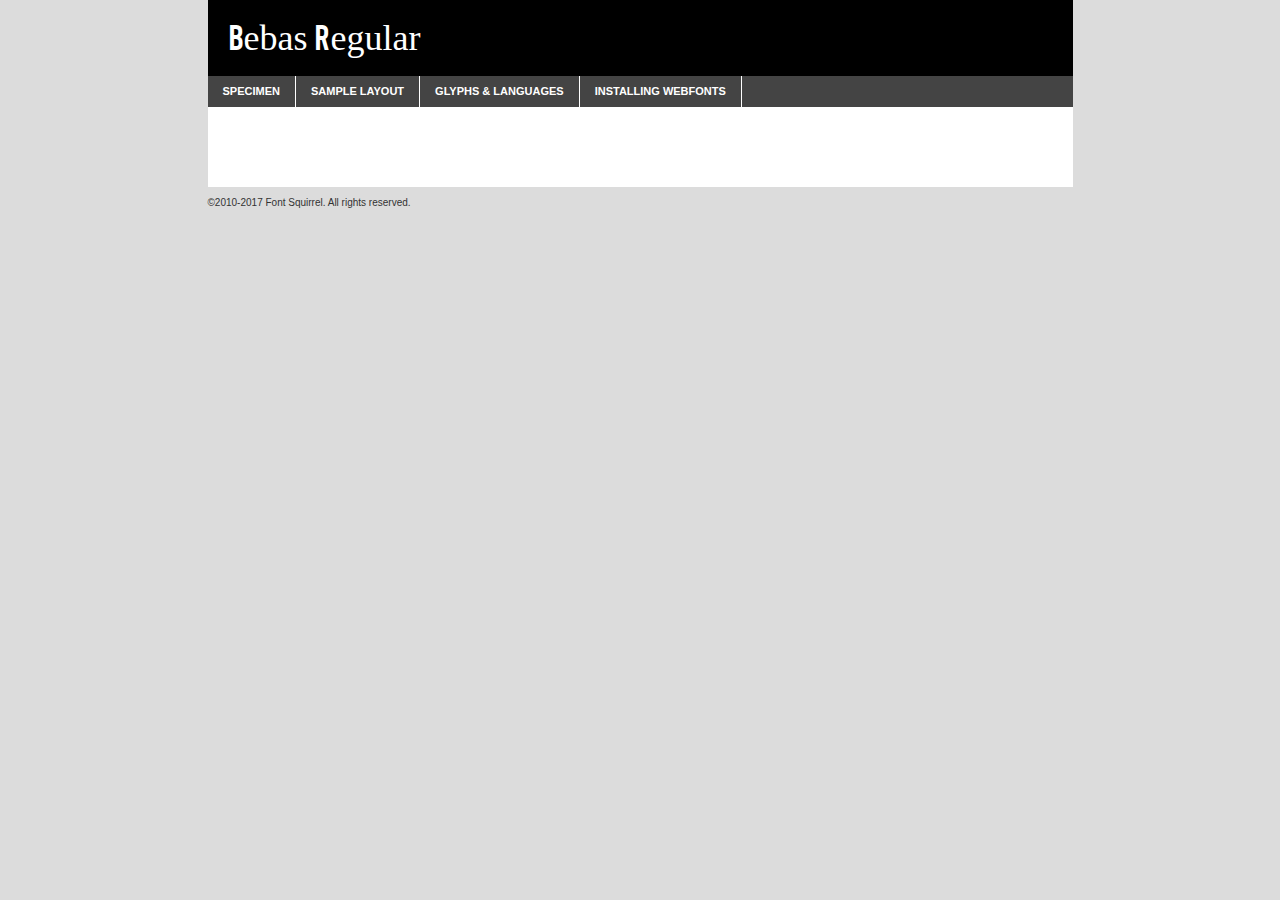
<file: practiceSessionFonts/fonts/bebas-regular-demo.html>
<!DOCTYPE html PUBLIC "-//W3C//DTD XHTML 1.0 Transitional//EN"
        "http://www.w3.org/TR/xhtml1/DTD/xhtml1-transitional.dtd">

<html xmlns="http://www.w3.org/1999/xhtml" xml:lang="en" lang="en">
<head>
    <meta http-equiv="Content-Type" content="text/html; charset=utf-8"/>
    <script src="http://ajax.googleapis.com/ajax/libs/jquery/1.7.2/jquery.min.js" type="text/javascript" charset="utf-8"></script>
    <script type="text/javascript">
		(function($) {
			$.fn.easyTabs = function(option) {
				var param = jQuery.extend({ fadeSpeed: 'fast', defaultContent: 1, activeClass: 'active' }, option);
				$(this).each(function() {
					var thisId = '#' + this.id;
					if ( param.defaultContent == '' )
					{
						param.defaultContent = 1;
					}
					if ( typeof param.defaultContent == 'number' )
					{
						var defaultTab = $(thisId + ' .tabs li:eq(' + (param.defaultContent - 1) + ') a').attr('href').substr(1);
					}
					else
					{
						var defaultTab = param.defaultContent;
					}
					$(thisId + ' .tabs li a').each(function() {
						var tabToHide = $(this).attr('href').substr(1);
						$('#' + tabToHide).addClass('easytabs-tab-content');
					});
					hideAll();
					changeContent(defaultTab);

					function hideAll() {$(thisId + ' .easytabs-tab-content').hide();}

					function changeContent(tabId)
					{
						hideAll();
						$(thisId + ' .tabs li').removeClass(param.activeClass);
						$(thisId + ' .tabs li a[href=#' + tabId + ']').closest('li').addClass(param.activeClass);
						if ( param.fadeSpeed != 'none' )
						{
							$(thisId + ' #' + tabId).fadeIn(param.fadeSpeed);
						}
						else
						{
							$(thisId + ' #' + tabId).show();
						}
					}

					$(thisId + ' .tabs li').click(function() {
						var tabId = $(this).find('a').attr('href').substr(1);
						changeContent(tabId);
						return false;
					});
				});
			}
		})(jQuery);
    </script>
    <link rel="stylesheet" href="specimen_files/specimen_stylesheet.css" type="text/css" charset="utf-8"/>
    <link rel="stylesheet" href="stylesheet.css" type="text/css" charset="utf-8"/>

    <style type="text/css">
        		body {
			font-family: 'bebasregular';
        		}

            </style>

    <title>Bebas Regular Specimen</title>


    <script type="text/javascript" charset="utf-8">
		$(document).ready(function() {
			$('#container').easyTabs({ defaultContent: 1 });
		});
    </script>
</head>

<body>
<div id="container">
    <div id="header">
		Bebas Regular    </div>
    <ul class="tabs">
        <li><a href="#specimen">Specimen</a></li>
        <li><a href="#layout">Sample Layout</a></li>
		        <li><a href="#glyphs">Glyphs &amp; Languages</a></li>
        <li><a href="#installing">Installing Webfonts</a></li>

    </ul>

    <div id="main_content">


        <div id="specimen">

            <div class="section">
                <div class="grid12 firstcol">
                    <div class="huge">AaBb</div>
                </div>
            </div>

            <div class="section">
                <div class="glyph_range">A&#x200B;B&#x200b;C&#x200b;D&#x200b;E&#x200b;F&#x200b;G&#x200b;H&#x200b;I&#x200b;J&#x200b;K&#x200b;L&#x200b;M&#x200b;N&#x200b;O&#x200b;P&#x200b;Q&#x200b;R&#x200b;S&#x200b;T&#x200b;U&#x200b;V&#x200b;W&#x200b;X&#x200b;Y&#x200b;Z&#x200b;a&#x200b;b&#x200b;c&#x200b;d&#x200b;e&#x200b;f&#x200b;g&#x200b;h&#x200b;i&#x200b;j&#x200b;k&#x200b;l&#x200b;m&#x200b;n&#x200b;o&#x200b;p&#x200b;q&#x200b;r&#x200b;s&#x200b;t&#x200b;u&#x200b;v&#x200b;w&#x200b;x&#x200b;y&#x200b;z&#x200b;1&#x200b;2&#x200b;3&#x200b;4&#x200b;5&#x200b;6&#x200b;7&#x200b;8&#x200b;9&#x200b;0&#x200b;&amp;&#x200b;.&#x200b;,&#x200b;?&#x200b;!&#x200b;&#64;&#x200b;(&#x200b;)&#x200b;#&#x200b;$&#x200b;%&#x200b;*&#x200b;+&#x200b;-&#x200b;=&#x200b;:&#x200b;;</div>
            </div>
            <div class="section">
                <div class="grid12 firstcol">
                    <table class="sample_table">
                        <tr>
                            <td>10</td>
                            <td class="size10">abcdefghijklmnopqrstuvwxyzABCDEFGHIJKLMNOPQRSTUVWXYZ0123456789abcdefghijklmnopqrstuvwxyzABCDEFGHIJKLMNOPQRSTUVWXYZ0123456789abcdefghijklmnopqrstuvwxyzABCDEFGHIJKLMNOPQRSTUVWXYZ</td>
                        </tr>
                        <tr>
                            <td>11</td>
                            <td class="size11">abcdefghijklmnopqrstuvwxyzABCDEFGHIJKLMNOPQRSTUVWXYZ0123456789abcdefghijklmnopqrstuvwxyzABCDEFGHIJKLMNOPQRSTUVWXYZ0123456789abcdefghijklmnopqrstuvwxyzABCDEFGHIJKLMNOPQRSTUVWXYZ</td>
                        </tr>
                        <tr>
                            <td>12</td>
                            <td class="size12">abcdefghijklmnopqrstuvwxyzABCDEFGHIJKLMNOPQRSTUVWXYZ0123456789abcdefghijklmnopqrstuvwxyzABCDEFGHIJKLMNOPQRSTUVWXYZ0123456789abcdefghijklmnopqrstuvwxyzABCDEFGHIJKLMNOPQRSTUVWXYZ</td>
                        </tr>
                        <tr>
                            <td>13</td>
                            <td class="size13">abcdefghijklmnopqrstuvwxyzABCDEFGHIJKLMNOPQRSTUVWXYZ0123456789abcdefghijklmnopqrstuvwxyzABCDEFGHIJKLMNOPQRSTUVWXYZ0123456789abcdefghijklmnopqrstuvwxyzABCDEFGHIJKLMNOPQRSTUVWXYZ</td>
                        </tr>
                        <tr>
                            <td>14</td>
                            <td class="size14">abcdefghijklmnopqrstuvwxyzABCDEFGHIJKLMNOPQRSTUVWXYZ0123456789abcdefghijklmnopqrstuvwxyzABCDEFGHIJKLMNOPQRSTUVWXYZ0123456789abcdefghijklmnopqrstuvwxyzABCDEFGHIJKLMNOPQRSTUVWXYZ</td>
                        </tr>
                        <tr>
                            <td>16</td>
                            <td class="size16">abcdefghijklmnopqrstuvwxyzABCDEFGHIJKLMNOPQRSTUVWXYZ0123456789abcdefghijklmnopqrstuvwxyzABCDEFGHIJKLMNOPQRSTUVWXYZ</td>
                        </tr>
                        <tr>
                            <td>18</td>
                            <td class="size18">abcdefghijklmnopqrstuvwxyzABCDEFGHIJKLMNOPQRSTUVWXYZ0123456789abcdefghijklmnopqrstuvwxyzABCDEFGHIJKLMNOPQRSTUVWXYZ</td>
                        </tr>
                        <tr>
                            <td>20</td>
                            <td class="size20">abcdefghijklmnopqrstuvwxyzABCDEFGHIJKLMNOPQRSTUVWXYZ0123456789abcdefghijklmnopqrstuvwxyzABCDEFGHIJKLMNOPQRSTUVWXYZ</td>
                        </tr>
                        <tr>
                            <td>24</td>
                            <td class="size24">abcdefghijklmnopqrstuvwxyzABCDEFGHIJKLMNOPQRSTUVWXYZ0123456789abcdefghijklmnopqrstuvwxyzABCDEFGHIJKLMNOPQRSTUVWXYZ</td>
                        </tr>
                        <tr>
                            <td>30</td>
                            <td class="size30">abcdefghijklmnopqrstuvwxyzABCDEFGHIJKLMNOPQRSTUVWXYZ0123456789abcdefghijklmnopqrstuvwxyzABCDEFGHIJKLMNOPQRSTUVWXYZ</td>
                        </tr>
                        <tr>
                            <td>36</td>
                            <td class="size36">abcdefghijklmnopqrstuvwxyzABCDEFGHIJKLMNOPQRSTUVWXYZ0123456789abcdefghijklmnopqrstuvwxyzABCDEFGHIJKLMNOPQRSTUVWXYZ</td>
                        </tr>
                        <tr>
                            <td>48</td>
                            <td class="size48">abcdefghijklmnopqrstuvwxyzABCDEFGHIJKLMNOPQRSTUVWXYZ0123456789abcdefghijklmnopqrstuvwxyzABCDEFGHIJKLMNOPQRSTUVWXYZ</td>
                        </tr>
                        <tr>
                            <td>60</td>
                            <td class="size60">abcdefghijklmnopqrstuvwxyzABCDEFGHIJKLMNOPQRSTUVWXYZ0123456789abcdefghijklmnopqrstuvwxyzABCDEFGHIJKLMNOPQRSTUVWXYZ</td>
                        </tr>
                        <tr>
                            <td>72</td>
                            <td class="size72">abcdefghijklmnopqrstuvwxyzABCDEFGHIJKLMNOPQRSTUVWXYZ0123456789abcdefghijklmnopqrstuvwxyzABCDEFGHIJKLMNOPQRSTUVWXYZ</td>
                        </tr>
                        <tr>
                            <td>90</td>
                            <td class="size90">abcdefghijklmnopqrstuvwxyzABCDEFGHIJKLMNOPQRSTUVWXYZ0123456789abcdefghijklmnopqrstuvwxyzABCDEFGHIJKLMNOPQRSTUVWXYZ</td>
                        </tr>
                    </table>

                </div>

            </div>


            <div class="section" id="bodycomparison">


                <div id="xheight">
                    <div class="fontbody">&#x25FC;&#x25FC;&#x25FC;&#x25FC;&#x25FC;&#x25FC;&#x25FC;&#x25FC;&#x25FC;&#x25FC;&#x25FC;&#x25FC;&#x25FC;&#x25FC;&#x25FC;&#x25FC;&#x25FC;&#x25FC;&#x25FC;&#x25FC;&#x25FC;&#x25FC;&#x25FC;&#x25FC;&#x25FC;&#x25FC;&#x25FC;&#x25FC;&#x25FC;&#x25FC;&#x25FC;&#x25FC;&#x25FC;&#x25FC;&#x25FC;&#x25FC;&#x25FC;&#x25FC;&#x25FC;&#x25FC;&#x25FC;&#x25FC;&#x25FC;&#x25FC;&#x25FC;&#x25FC;&#x25FC;&#x25FC;&#x25FC;&#x25FC;&#x25FC;&#x25FC;&#x25FC;&#x25FC;&#x25FC;&#x25FC;&#x25FC;&#x25FC;&#x25FC;&#x25FC;&#x25FC;&#x25FC;&#x25FC;&#x25FC;&#x25FC;&#x25FC;&#x25FC;&#x25FC;&#x25FC;&#x25FC;&#x25FC;&#x25FC;&#x25FC;&#x25FC;&#x25FC;&#x25FC;&#x25FC;&#x25FC;&#x25FC;&#x25FC;&#x25FC;&#x25FC;&#x25FC;&#x25FC;&#x25FC;&#x25FC;&#x25FC;&#x25FC;&#x25FC;&#x25FC;&#x25FC;&#x25FC;&#x25FC;&#x25FC;&#x25FC;&#x25FC;&#x25FC;&#x25FC;&#x25FC;body</div>
                    <div class="arialbody">body</div>
                    <div class="verdanabody">body</div>
                    <div class="georgiabody">body</div>
                </div>
                <div class="fontbody" style="z-index:1">
                    body<span>Bebas Regular</span>
                </div>
                <div class="arialbody" style="z-index:1">
                    body<span>Arial</span>
                </div>
                <div class="verdanabody" style="z-index:1">
                    body<span>Verdana</span>
                </div>
                <div class="georgiabody" style="z-index:1">
                    body<span>Georgia</span>
                </div>


            </div>


            <div class="section psample psample_row1" id="">

                <div class="grid2 firstcol">
                    <p class="size10"><span>10.</span>Aenean lacinia bibendum nulla sed consectetur. Fusce dapibus, tellus ac cursus commodo, tortor mauris condimentum nibh, ut fermentum massa justo sit amet risus. Nullam id dolor id nibh ultricies vehicula ut id elit. Cum sociis natoque penatibus et magnis dis parturient montes, nascetur ridiculus mus. Nulla vitae elit libero, a pharetra augue.</p>

                </div>
                <div class="grid3">
                    <p class="size11"><span>11.</span>Aenean lacinia bibendum nulla sed consectetur. Fusce dapibus, tellus ac cursus commodo, tortor mauris condimentum nibh, ut fermentum massa justo sit amet risus. Nullam id dolor id nibh ultricies vehicula ut id elit. Cum sociis natoque penatibus et magnis dis parturient montes, nascetur ridiculus mus. Nulla vitae elit libero, a pharetra augue.</p>

                </div>
                <div class="grid3">
                    <p class="size12"><span>12.</span>Aenean lacinia bibendum nulla sed consectetur. Fusce dapibus, tellus ac cursus commodo, tortor mauris condimentum nibh, ut fermentum massa justo sit amet risus. Nullam id dolor id nibh ultricies vehicula ut id elit. Cum sociis natoque penatibus et magnis dis parturient montes, nascetur ridiculus mus. Nulla vitae elit libero, a pharetra augue.</p>

                </div>
                <div class="grid4">
                    <p class="size13"><span>13.</span>Aenean lacinia bibendum nulla sed consectetur. Fusce dapibus, tellus ac cursus commodo, tortor mauris condimentum nibh, ut fermentum massa justo sit amet risus. Nullam id dolor id nibh ultricies vehicula ut id elit. Cum sociis natoque penatibus et magnis dis parturient montes, nascetur ridiculus mus. Nulla vitae elit libero, a pharetra augue.</p>

                </div>
                <div class="white_blend"></div>

            </div>
            <div class="section psample psample_row2" id="">
                <div class="grid3 firstcol">
                    <p class="size14"><span>14.</span>Aenean lacinia bibendum nulla sed consectetur. Fusce dapibus, tellus ac cursus commodo, tortor mauris condimentum nibh, ut fermentum massa justo sit amet risus. Nullam id dolor id nibh ultricies vehicula ut id elit. Cum sociis natoque penatibus et magnis dis parturient montes, nascetur ridiculus mus. Nulla vitae elit libero, a pharetra augue.</p>

                </div>
                <div class="grid4">
                    <p class="size16"><span>16.</span>Aenean lacinia bibendum nulla sed consectetur. Fusce dapibus, tellus ac cursus commodo, tortor mauris condimentum nibh, ut fermentum massa justo sit amet risus. Nullam id dolor id nibh ultricies vehicula ut id elit. Cum sociis natoque penatibus et magnis dis parturient montes, nascetur ridiculus mus. Nulla vitae elit libero, a pharetra augue.</p>

                </div>
                <div class="grid5">
                    <p class="size18"><span>18.</span>Aenean lacinia bibendum nulla sed consectetur. Fusce dapibus, tellus ac cursus commodo, tortor mauris condimentum nibh, ut fermentum massa justo sit amet risus. Nullam id dolor id nibh ultricies vehicula ut id elit. Cum sociis natoque penatibus et magnis dis parturient montes, nascetur ridiculus mus. Nulla vitae elit libero, a pharetra augue.</p>

                </div>

                <div class="white_blend"></div>

            </div>

            <div class="section psample psample_row3" id="">
                <div class="grid5 firstcol">
                    <p class="size20"><span>20.</span>Aenean lacinia bibendum nulla sed consectetur. Fusce dapibus, tellus ac cursus commodo, tortor mauris condimentum nibh, ut fermentum massa justo sit amet risus. Nullam id dolor id nibh ultricies vehicula ut id elit. Cum sociis natoque penatibus et magnis dis parturient montes, nascetur ridiculus mus. Nulla vitae elit libero, a pharetra augue.</p>
                </div>
                <div class="grid7">
                    <p class="size24"><span>24.</span>Aenean lacinia bibendum nulla sed consectetur. Fusce dapibus, tellus ac cursus commodo, tortor mauris condimentum nibh, ut fermentum massa justo sit amet risus. Nullam id dolor id nibh ultricies vehicula ut id elit. Cum sociis natoque penatibus et magnis dis parturient montes, nascetur ridiculus mus. Nulla vitae elit libero, a pharetra augue.</p>
                </div>

                <div class="white_blend"></div>

            </div>

            <div class="section psample psample_row4" id="">
                <div class="grid12 firstcol">
                    <p class="size30"><span>30.</span>Aenean lacinia bibendum nulla sed consectetur. Fusce dapibus, tellus ac cursus commodo, tortor mauris condimentum nibh, ut fermentum massa justo sit amet risus. Nullam id dolor id nibh ultricies vehicula ut id elit. Cum sociis natoque penatibus et magnis dis parturient montes, nascetur ridiculus mus. Nulla vitae elit libero, a pharetra augue.</p>
                </div>
                <div class="white_blend"></div>

            </div>


            <div class="section psample psample_row1 fullreverse">
                <div class="grid2 firstcol">
                    <p class="size10"><span>10.</span>Aenean lacinia bibendum nulla sed consectetur. Fusce dapibus, tellus ac cursus commodo, tortor mauris condimentum nibh, ut fermentum massa justo sit amet risus. Nullam id dolor id nibh ultricies vehicula ut id elit. Cum sociis natoque penatibus et magnis dis parturient montes, nascetur ridiculus mus. Nulla vitae elit libero, a pharetra augue.</p>

                </div>
                <div class="grid3">
                    <p class="size11"><span>11.</span>Aenean lacinia bibendum nulla sed consectetur. Fusce dapibus, tellus ac cursus commodo, tortor mauris condimentum nibh, ut fermentum massa justo sit amet risus. Nullam id dolor id nibh ultricies vehicula ut id elit. Cum sociis natoque penatibus et magnis dis parturient montes, nascetur ridiculus mus. Nulla vitae elit libero, a pharetra augue.</p>

                </div>
                <div class="grid3">
                    <p class="size12"><span>12.</span>Aenean lacinia bibendum nulla sed consectetur. Fusce dapibus, tellus ac cursus commodo, tortor mauris condimentum nibh, ut fermentum massa justo sit amet risus. Nullam id dolor id nibh ultricies vehicula ut id elit. Cum sociis natoque penatibus et magnis dis parturient montes, nascetur ridiculus mus. Nulla vitae elit libero, a pharetra augue.</p>

                </div>
                <div class="grid4">
                    <p class="size13"><span>13.</span>Aenean lacinia bibendum nulla sed consectetur. Fusce dapibus, tellus ac cursus commodo, tortor mauris condimentum nibh, ut fermentum massa justo sit amet risus. Nullam id dolor id nibh ultricies vehicula ut id elit. Cum sociis natoque penatibus et magnis dis parturient montes, nascetur ridiculus mus. Nulla vitae elit libero, a pharetra augue.</p>

                </div>
                <div class="black_blend"></div>

            </div>

            <div class="section psample psample_row2 fullreverse">
                <div class="grid3 firstcol">
                    <p class="size14"><span>14.</span>Aenean lacinia bibendum nulla sed consectetur. Fusce dapibus, tellus ac cursus commodo, tortor mauris condimentum nibh, ut fermentum massa justo sit amet risus. Nullam id dolor id nibh ultricies vehicula ut id elit. Cum sociis natoque penatibus et magnis dis parturient montes, nascetur ridiculus mus. Nulla vitae elit libero, a pharetra augue.</p>

                </div>
                <div class="grid4">
                    <p class="size16"><span>16.</span>Aenean lacinia bibendum nulla sed consectetur. Fusce dapibus, tellus ac cursus commodo, tortor mauris condimentum nibh, ut fermentum massa justo sit amet risus. Nullam id dolor id nibh ultricies vehicula ut id elit. Cum sociis natoque penatibus et magnis dis parturient montes, nascetur ridiculus mus. Nulla vitae elit libero, a pharetra augue.</p>

                </div>
                <div class="grid5">
                    <p class="size18"><span>18.</span>Aenean lacinia bibendum nulla sed consectetur. Fusce dapibus, tellus ac cursus commodo, tortor mauris condimentum nibh, ut fermentum massa justo sit amet risus. Nullam id dolor id nibh ultricies vehicula ut id elit. Cum sociis natoque penatibus et magnis dis parturient montes, nascetur ridiculus mus. Nulla vitae elit libero, a pharetra augue.</p>

                </div>
                <div class="black_blend"></div>

            </div>

            <div class="section psample fullreverse psample_row3" id="">
                <div class="grid5 firstcol">
                    <p class="size20"><span>20.</span>Aenean lacinia bibendum nulla sed consectetur. Fusce dapibus, tellus ac cursus commodo, tortor mauris condimentum nibh, ut fermentum massa justo sit amet risus. Nullam id dolor id nibh ultricies vehicula ut id elit. Cum sociis natoque penatibus et magnis dis parturient montes, nascetur ridiculus mus. Nulla vitae elit libero, a pharetra augue.</p>
                </div>
                <div class="grid7">
                    <p class="size24"><span>24.</span>Aenean lacinia bibendum nulla sed consectetur. Fusce dapibus, tellus ac cursus commodo, tortor mauris condimentum nibh, ut fermentum massa justo sit amet risus. Nullam id dolor id nibh ultricies vehicula ut id elit. Cum sociis natoque penatibus et magnis dis parturient montes, nascetur ridiculus mus. Nulla vitae elit libero, a pharetra augue.</p>
                </div>

                <div class="black_blend"></div>

            </div>

            <div class="section psample fullreverse psample_row4" id="" style="border-bottom: 20px #000 solid;">
                <div class="grid12 firstcol">
                    <p class="size30"><span>30.</span>Aenean lacinia bibendum nulla sed consectetur. Fusce dapibus, tellus ac cursus commodo, tortor mauris condimentum nibh, ut fermentum massa justo sit amet risus. Nullam id dolor id nibh ultricies vehicula ut id elit. Cum sociis natoque penatibus et magnis dis parturient montes, nascetur ridiculus mus. Nulla vitae elit libero, a pharetra augue.</p>
                </div>
                <div class="black_blend"></div>

            </div>


        </div>

        <div id="layout">

            <div class="section">

                <div class="grid12 firstcol">
                    <h1>Lorem Ipsum Dolor</h1>
                    <h2>Etiam porta sem malesuada magna mollis euismod</h2>

                    <p class="byline">By <a href="#link">Aenean Lacinia</a></p>
                </div>
            </div>
            <div class="section">
                <div class="grid8 firstcol">
                    <p class="large">Donec sed odio dui. Morbi leo risus, porta ac consectetur ac, vestibulum at eros. Fusce dapibus, tellus ac cursus commodo, tortor mauris condimentum nibh, ut fermentum massa justo sit amet risus. </p>


                    <h3>Pellentesque ornare sem</h3>

                    <p>Maecenas sed diam eget risus varius blandit sit amet non magna. Maecenas faucibus mollis interdum. Donec ullamcorper nulla non metus auctor fringilla. Nullam id dolor id nibh ultricies vehicula ut id elit. Nullam id dolor id nibh ultricies vehicula ut id elit. </p>

                    <p>Aenean eu leo quam. Pellentesque ornare sem lacinia quam venenatis vestibulum. Lorem ipsum dolor sit amet, consectetur adipiscing elit. Cum sociis natoque penatibus et magnis dis parturient montes, nascetur ridiculus mus. </p>

                    <p>Nulla vitae elit libero, a pharetra augue. Praesent commodo cursus magna, vel scelerisque nisl consectetur et. Aenean lacinia bibendum nulla sed consectetur. </p>

                    <p>Nullam quis risus eget urna mollis ornare vel eu leo. Nullam quis risus eget urna mollis ornare vel eu leo. Maecenas sed diam eget risus varius blandit sit amet non magna. Donec ullamcorper nulla non metus auctor fringilla. </p>

                    <h3>Cras mattis consectetur</h3>

                    <p>Aenean eu leo quam. Pellentesque ornare sem lacinia quam venenatis vestibulum. Aenean lacinia bibendum nulla sed consectetur. Integer posuere erat a ante venenatis dapibus posuere velit aliquet. Cras mattis consectetur purus sit amet fermentum. </p>

                    <p>Nullam id dolor id nibh ultricies vehicula ut id elit. Nullam quis risus eget urna mollis ornare vel eu leo. Cras mattis consectetur purus sit amet fermentum.</p>
                </div>

                <div class="grid4 sidebar">

                    <div class="box reverse">
                        <p class="last">Nullam quis risus eget urna mollis ornare vel eu leo. Donec ullamcorper nulla non metus auctor fringilla. Cras mattis consectetur purus sit amet fermentum. Sed posuere consectetur est at lobortis. Lorem ipsum dolor sit amet, consectetur adipiscing elit. </p>
                    </div>

                    <p class="caption">Maecenas sed diam eget risus varius.</p>

                    <p>Vestibulum id ligula porta felis euismod semper. Integer posuere erat a ante venenatis dapibus posuere velit aliquet. Vestibulum id ligula porta felis euismod semper. Sed posuere consectetur est at lobortis. Maecenas sed diam eget risus varius blandit sit amet non magna. Fusce dapibus, tellus ac cursus commodo, tortor mauris condimentum nibh, ut fermentum massa justo sit amet risus. </p>


                    <p>Duis mollis, est non commodo luctus, nisi erat porttitor ligula, eget lacinia odio sem nec elit. Aenean lacinia bibendum nulla sed consectetur. Vivamus sagittis lacus vel augue laoreet rutrum faucibus dolor auctor. Aenean lacinia bibendum nulla sed consectetur. Nullam quis risus eget urna mollis ornare vel eu leo. </p>

                    <p>Praesent commodo cursus magna, vel scelerisque nisl consectetur et. Donec ullamcorper nulla non metus auctor fringilla. Maecenas faucibus mollis interdum. Fusce dapibus, tellus ac cursus commodo, tortor mauris condimentum nibh, ut fermentum massa justo sit amet risus. </p>

                </div>
            </div>

        </div>


		

        <div id="glyphs">
            <div class="section">
                <div class="grid12 firstcol">

                    <h1>Language Support</h1>
                    <p>The subset of Bebas Regular in this kit supports the following languages:<br/>

						                    </p>
                    <h1>Glyph Chart</h1>
                    <p>The subset of Bebas Regular in this kit includes all the glyphs listed below. Unicode entities are included above each glyph to help you insert individual characters into your layout.</p>
                    <div id="glyph_chart">

																				                                <div><p>&amp;#13;</p>&#13;</div>
																				                                <div><p>&amp;#32;</p>&#32;</div>
																				                                <div><p>&amp;#33;</p>&#33;</div>
																				                                <div><p>&amp;#34;</p>&#34;</div>
																				                                <div><p>&amp;#35;</p>&#35;</div>
																				                                <div><p>&amp;#36;</p>&#36;</div>
																				                                <div><p>&amp;#37;</p>&#37;</div>
																				                                <div><p>&amp;#38;</p>&#38;</div>
																				                                <div><p>&amp;#39;</p>&#39;</div>
																				                                <div><p>&amp;#40;</p>&#40;</div>
																				                                <div><p>&amp;#41;</p>&#41;</div>
																				                                <div><p>&amp;#42;</p>&#42;</div>
																				                                <div><p>&amp;#43;</p>&#43;</div>
																				                                <div><p>&amp;#44;</p>&#44;</div>
																				                                <div><p>&amp;#45;</p>&#45;</div>
																				                                <div><p>&amp;#46;</p>&#46;</div>
																				                                <div><p>&amp;#47;</p>&#47;</div>
																				                                <div><p>&amp;#48;</p>&#48;</div>
																				                                <div><p>&amp;#49;</p>&#49;</div>
																				                                <div><p>&amp;#50;</p>&#50;</div>
																				                                <div><p>&amp;#51;</p>&#51;</div>
																				                                <div><p>&amp;#52;</p>&#52;</div>
																				                                <div><p>&amp;#53;</p>&#53;</div>
																				                                <div><p>&amp;#54;</p>&#54;</div>
																				                                <div><p>&amp;#55;</p>&#55;</div>
																				                                <div><p>&amp;#56;</p>&#56;</div>
																				                                <div><p>&amp;#57;</p>&#57;</div>
																				                                <div><p>&amp;#58;</p>&#58;</div>
																				                                <div><p>&amp;#59;</p>&#59;</div>
																				                                <div><p>&amp;#60;</p>&#60;</div>
																				                                <div><p>&amp;#61;</p>&#61;</div>
																				                                <div><p>&amp;#62;</p>&#62;</div>
																				                                <div><p>&amp;#63;</p>&#63;</div>
																				                                <div><p>&amp;#64;</p>&#64;</div>
																				                                <div><p>&amp;#65;</p>&#65;</div>
																				                                <div><p>&amp;#66;</p>&#66;</div>
																				                                <div><p>&amp;#67;</p>&#67;</div>
																				                                <div><p>&amp;#68;</p>&#68;</div>
																				                                <div><p>&amp;#69;</p>&#69;</div>
																				                                <div><p>&amp;#70;</p>&#70;</div>
																				                                <div><p>&amp;#71;</p>&#71;</div>
																				                                <div><p>&amp;#72;</p>&#72;</div>
																				                                <div><p>&amp;#73;</p>&#73;</div>
																				                                <div><p>&amp;#74;</p>&#74;</div>
																				                                <div><p>&amp;#75;</p>&#75;</div>
																				                                <div><p>&amp;#76;</p>&#76;</div>
																				                                <div><p>&amp;#77;</p>&#77;</div>
																				                                <div><p>&amp;#78;</p>&#78;</div>
																				                                <div><p>&amp;#79;</p>&#79;</div>
																				                                <div><p>&amp;#80;</p>&#80;</div>
																				                                <div><p>&amp;#81;</p>&#81;</div>
																				                                <div><p>&amp;#82;</p>&#82;</div>
																				                                <div><p>&amp;#83;</p>&#83;</div>
																				                                <div><p>&amp;#84;</p>&#84;</div>
																				                                <div><p>&amp;#85;</p>&#85;</div>
																				                                <div><p>&amp;#86;</p>&#86;</div>
																				                                <div><p>&amp;#87;</p>&#87;</div>
																				                                <div><p>&amp;#88;</p>&#88;</div>
																				                                <div><p>&amp;#89;</p>&#89;</div>
																				                                <div><p>&amp;#90;</p>&#90;</div>
																				                                <div><p>&amp;#91;</p>&#91;</div>
																				                                <div><p>&amp;#92;</p>&#92;</div>
																				                                <div><p>&amp;#93;</p>&#93;</div>
																				                                <div><p>&amp;#94;</p>&#94;</div>
																				                                <div><p>&amp;#95;</p>&#95;</div>
																				                                <div><p>&amp;#96;</p>&#96;</div>
																				                                <div><p>&amp;#123;</p>&#123;</div>
																				                                <div><p>&amp;#124;</p>&#124;</div>
																				                                <div><p>&amp;#125;</p>&#125;</div>
																				                                <div><p>&amp;#126;</p>&#126;</div>
																				                                <div><p>&amp;#160;</p>&#160;</div>
																				                                <div><p>&amp;#162;</p>&#162;</div>
																				                                <div><p>&amp;#163;</p>&#163;</div>
																				                                <div><p>&amp;#166;</p>&#166;</div>
																				                                <div><p>&amp;#173;</p>&#173;</div>
																				                                <div><p>&amp;#183;</p>&#183;</div>
																				                                <div><p>&amp;#8192;</p>&#8192;</div>
																				                                <div><p>&amp;#8193;</p>&#8193;</div>
																				                                <div><p>&amp;#8194;</p>&#8194;</div>
																				                                <div><p>&amp;#8195;</p>&#8195;</div>
																				                                <div><p>&amp;#8196;</p>&#8196;</div>
																				                                <div><p>&amp;#8197;</p>&#8197;</div>
																				                                <div><p>&amp;#8198;</p>&#8198;</div>
																				                                <div><p>&amp;#8199;</p>&#8199;</div>
																				                                <div><p>&amp;#8200;</p>&#8200;</div>
																				                                <div><p>&amp;#8201;</p>&#8201;</div>
																				                                <div><p>&amp;#8202;</p>&#8202;</div>
																				                                <div><p>&amp;#8208;</p>&#8208;</div>
																				                                <div><p>&amp;#8209;</p>&#8209;</div>
																				                                <div><p>&amp;#8210;</p>&#8210;</div>
																				                                <div><p>&amp;#8211;</p>&#8211;</div>
																				                                <div><p>&amp;#8212;</p>&#8212;</div>
																				                                <div><p>&amp;#8216;</p>&#8216;</div>
																				                                <div><p>&amp;#8217;</p>&#8217;</div>
																				                                <div><p>&amp;#8218;</p>&#8218;</div>
																				                                <div><p>&amp;#8220;</p>&#8220;</div>
																				                                <div><p>&amp;#8221;</p>&#8221;</div>
																				                                <div><p>&amp;#8222;</p>&#8222;</div>
																				                                <div><p>&amp;#8226;</p>&#8226;</div>
																				                                <div><p>&amp;#8239;</p>&#8239;</div>
																				                                <div><p>&amp;#8287;</p>&#8287;</div>
																				                                <div><p>&amp;#9724;</p>&#9724;</div>
																																													                    </div>
                </div>


            </div>
        </div>


        <div id="specs">

        </div>

        <div id="installing">
            <div class="section">
                <div class="grid7 firstcol">
                    <h1>Installing Webfonts</h1>

                    <p>Webfonts are supported by all major browser platforms but not all in the same way. There are currently four different font formats that must be included in order to target all browsers. This includes TTF, WOFF, EOT and SVG.</p>

                    <h2>1. Upload your webfonts</h2>
                    <p>You must upload your webfont kit to your website. They should be in or near the same directory as your CSS files.</p>

                    <h2>2. Include the webfont stylesheet</h2>
                    <p>A special CSS @font-face declaration helps the various browsers select the appropriate font it needs without causing you a bunch of headaches. Learn more about this syntax by reading the <a href="https://www.fontspring.com/blog/further-hardening-of-the-bulletproof-syntax">Fontspring blog post</a> about it. The code for it is as follows:</p>


                    <code>
                        @font-face{
                        font-family: 'MyWebFont';
                        src: url('WebFont.eot');
                        src: url('WebFont.eot?#iefix') format('embedded-opentype'),
                        url('WebFont.woff') format('woff'),
                        url('WebFont.ttf') format('truetype'),
                        url('WebFont.svg#webfont') format('svg');
                        }
                    </code>

                    <p>We've already gone ahead and generated the code for you. All you have to do is link to the stylesheet in your HTML, like this:</p>
                    <code>&lt;link rel=&quot;stylesheet&quot; href=&quot;stylesheet.css&quot; type=&quot;text/css&quot; charset=&quot;utf-8&quot; /&gt;</code>

                    <h2>3. Modify your own stylesheet</h2>
                    <p>To take advantage of your new fonts, you must tell your stylesheet to use them. Look at the original @font-face declaration above and find the property called "font-family." The name linked there will be what you use to reference the font. Prepend that webfont name to the font stack in the "font-family" property, inside the selector you want to change. For example:</p>
                    <code>p { font-family: 'WebFont', Arial, sans-serif; }</code>

                    <h2>4. Test</h2>
                    <p>Getting webfonts to work cross-browser <em>can</em> be tricky. Use the information in the sidebar to help you if you find that fonts aren't loading in a particular browser.</p>
                </div>

                <div class="grid5 sidebar">
                    <div class="box">
                        <h2>Troubleshooting<br/>Font-Face Problems</h2>
                        <p>Having trouble getting your webfonts to load in your new website? Here are some tips to sort out what might be the problem.</p>

                        <h3>Fonts not showing in any browser</h3>

                        <p>This sounds like you need to work on the plumbing. You either did not upload the fonts to the correct directory, or you did not link the fonts properly in the CSS. If you've confirmed that all this is correct and you still have a problem, take a look at your .htaccess file and see if requests are getting intercepted.</p>

                        <h3>Fonts not loading in iPhone or iPad</h3>

                        <p>The most common problem here is that you are serving the fonts from an IIS server. IIS refuses to serve files that have unknown MIME types. If that is the case, you must set the MIME type for SVG to "image/svg+xml" in the server settings. Follow these instructions from Microsoft if you need help.</p>

                        <h3>Fonts not loading in Firefox</h3>

                        <p>The primary reason for this failure? You are still using a version Firefox older than 3.5. So upgrade already! If that isn't it, then you are very likely serving fonts from a different domain. Firefox requires that all font assets be served from the same domain. Lastly it is possible that you need to add WOFF to your list of MIME types (if you are serving via IIS.)</p>

                        <h3>Fonts not loading in IE</h3>

                        <p>Are you looking at Internet Explorer on an actual Windows machine or are you cheating by using a service like Adobe BrowserLab? Many of these screenshot services do not render @font-face for IE. Best to test it on a real machine.</p>

                        <h3>Fonts not loading in IE9</h3>

                        <p>IE9, like Firefox, requires that fonts be served from the same domain as the website. Make sure that is the case.</p>
                    </div>
                </div>
            </div>

        </div>

    </div>
    <div id="footer">
        <p>&copy;2010-2017 Font Squirrel. All rights reserved.</p>
    </div>
</div>
</body>
</html>
</file>
<file: mainProject/style.css>
* {
    margin: 0;
    padding: 0;
}

.main-wrapper {
    display: grid;
    grid-template-columns: 1fr 4fr;
    height: 100vh;
}

.container {
    display: grid;
    grid-template-rows: 1fr 4fr;
}

.sidebar {
    background-color: rgb(0, 149, 255);
}

.dashboard-icon {


}

#dash {
    display: flex;
    flex-direction: row;
    align-items: center;
    padding: 1rem;
    gap: 0.5rem;
}

#dash :nth-child(2) {
    font-family: sans-serif;
    font-size: 1.5rem;
    color: white;
    font-weight: 600;
}

#white {
    font-family: sans-serif;
    font-size: 1.2rem;
    color: white;
    font-weight: 600;
}

p {
    font-family: sans-serif;
    font-size: 1rem;
    color: rgb(0, 0, 0);
    font-weight: 600;
}

#menu {
    display: flex;
    flex-direction: row;
    align-items: center;
    padding: 1rem;
    gap: 1rem;
}

.container {
    display: grid;
    grid-template-rows: 0.5fr 3.5fr;
    padding-top: 1rem;
}

.user-controls {
    padding: 0rem 2.5rem;
    display: flex;
    flex-direction: row;
    justify-content: space-between;
    
}

#search {
    display: flex;
    flex-direction: row;
    gap: 1rem;


}

#searchbar {
    background-color: rgb(54, 52, 52);
    width: 35rem;
}

.notification-controls {
    display: flex;
    flex-direction: row;
    gap: 1rem;
}

.user-details {
    display: flex;
    flex-direction: row;
    justify-content: space-between;
    padding: 1.5rem 2.5rem;

}

.profile-image-and-stuff {
    display: flex;
    flex-direction: row;
    gap: 1rem;
}

.user-buttons {
    display: flex;
    flex-direction: row;
    gap: 1.5rem;

}

button {
    background-color: rgb(24, 144, 209);
    color: white;
    width: 6rem;
    border: 0;
    border-radius: 20px;
    font-size: 1rem;
}

.projects-info {
    padding: 2rem 1.5rem 2rem;
    background-color: rgb(223, 226, 229);
    display: grid;
    grid-template-columns: 2.5fr 1fr;
    gap: 1.5rem;
}

.projects {
    display: grid;
    grid-template-rows: repeat(auto-fit, minimax (250px, 1fr));
    grid-template-columns: repeat(2, 1fr);
    gap: 1.5rem;

}

#project-head {
    margin-bottom: 0.5rem;
}

.side-titles {
    margin-bottom: 1rem;
}

#project-texts {
    font-size: 1rem;
    font-weight: 600;
}

.project-card {
    padding: 1.5rem;
    background-color: white;
    border: solid 0.5rem transparent;
    border-left-color: rgb(228, 171, 85);
    border-radius: 10px;
}

.side-grid {
    padding: 2rem;
    background-color: white;
    border-radius: 10px;

}

#card-title {
    margin-bottom: 0.5rem;
}

#card-title-2 {
    font-size: 0.8rem;
    margin-bottom: 0.2rem;
}

#descriptive {
    font-size: 0.8rem;
    color: rgb(96, 96, 96);
    font-weight: 500;
    margin-bottom: 2rem;
}

#descriptive-2 {
    font-size: 0.6rem;
    color: rgb(96, 96, 96);
    font-weight: 500;
}

#divider {
    height: 1px;
    background-color: rgb(180, 180, 180);
    margin-top: 1rem;
    margin-bottom: 1rem;
}

#card-controls {
    display: flex;
    flex-direction: row;
    justify-content :right;
    gap: 1rem;
}

#announcement-1 {
    margin-bottom: 1rem;
}

#trending-card {
    display: flex;
    flex-direction: row;
    gap: 1rem;
    margin-bottom: 1rem;

}
</file>
<file: practiceCSSGrid/style.css>
.main {
    background-color: white;
    height: 95vh;
    padding: 15px;
}

.wrapper {
    display: grid;
    height: 100%;
    grid-template-columns: 0.5fr 1.5fr;
    grid-template-rows: 1fr 1fr 3fr 1fr;
    gap: 15px;
}

.header {
    padding-top: 1rem;
    grid-area: 1 / 1 / 2 / 3;
    background-color: green;
    text-align: center;
    font-size: 1.2rem;
    color: aliceblue;
    border-radius: 5px;

}

.sidebar {
    padding-top: 1rem;
    grid-area: 2 / 1 / 4 / 2;
    background-color: blue;
    text-align: center;
    font-size: 1.2rem;
    color:aliceblue;
    border-radius: 5px;

}

.nav {
    padding-top: 1rem;
    grid-area: 2 / 2 / 3 / 3;
    background-color: rgba(166, 0, 255, 0.919);
    text-align: center;
    font-size: 1.2rem;
    color: aliceblue;
    border-radius: 5px;

}

.article {
    padding-top: 1rem;
    grid-area: 3 / 2 / 4 / 3;
    background-color: rgb(146, 24, 150);
    text-align: center;
    font-size: 1.2rem;
    color: aliceblue;
    border-radius: 5px;

}

.footer {
    padding-top: 1rem;
    grid-area: 4 / 1 / 5 / 3;
    background-color: rgb(67, 74, 67);
    text-align: center;
    font-size: 1.2rem;
    color: aliceblue;
    border-radius: 5px;

}
</file>
<file: signUp/style.css>
@font-face {
    font-family: Norse-Bold;
    src: url(./fonts/Norse-Bold.woff2);
}

body{
    font-family: 'Roboto', 'Inter', 'Poppins', sans-serif;
    font-weight: 400;
    font-style: normal;
    font-size: 1rem;
}

p{
    margin: 0;
}


.main{
    display: flex;
    flex-direction: row;
    justify-content: center;
    background-color: rgb(255, 255, 255);
    
}

.wrapper{
    height: 100vh;
    background-color: rgb(255, 255, 255);
    display: flex;
    flex-direction: row;
    width: 100%;
}

#odin-logo-div{
    display: flex;
    padding: .5rem;
    flex-direction: row;
    justify-content: center;
    align-items: center;
    background-color: rgba(22, 21, 21, 0.695);
}

.odin-text{
    height: 4rem;
    background-color: #596D48;
}

#logo{
    height: auto;
    font-family: Norse-Bold, sans-serif;
    font-size: 5rem;
    line-height: 1;
    color: rgb(255, 255, 255);
}


.odin-logo{
    margin-right: 0.25rem;
    width: 5.5rem;
}

.image-div{
    padding-top: 6%;
    background-image: url('./images/odin-image.jpg'); /* The image used */
    background-color: #6a0e0e; /* Used if the image is unavailable */
    width: 37%; /* You must set a specified height */
    background-position: center; /* Center the image */
    background-repeat: no-repeat; /* Do not repeat the image */
    background-size: cover; /* Resize the background image to cover the entire container */
}

.sign-up-content{
    background-color: rgb(245, 245, 245);
    width: 63%;
    display: flex;
    flex-direction: column;
    /*justify-content: center;*/
    
    padding-bottom: 3rem;

}

#input-fields{
    height: auto;
    padding-top: 1rem;
    background-color: white;
    padding-left: 2.95rem;
    /*box-shadow: 0 4px 2px -2px gray;*/
    box-shadow: 0 5px 5px rgba(182, 182, 182, 0.50);;
    
}

#lets{
    color: rgba(0, 0, 0, 0.797);
    font-size: 1.35rem;
    font-weight: 500;
    margin-bottom: 1.5rem;
}

#advert{
    font-family: 'Roboto', 'Inter', 'Poppins', sans-serif;
    font-weight: 500;
    font-style: normal;
    font-size: 1.35rem;
    padding-left: 2.95rem;
    padding-bottom: 3rem;
}


.sign-up-content > div{ 
    height:auto;
    padding-top: 3rem;
    padding-bottom: 1.5rem;
    padding-left: 2.95rem;
}

.form-div{
    display: flex;
    flex-direction: row;
    width: 100%;
    /*align-content: start;*/
    letter-spacing: 0.05rem;
    font-size: 0.7rem;
    font-weight: 600;
    color: rgba(0, 0, 0, 0.673);
    
}
    
#third{
    padding-top: 2rem;
}

button{
    padding: 1rem 3rem;
    font-weight: 500;
    color:rgba(255, 255, 255, 0.884);
    background-color: #596D48;
    border-width: 0;
    border-radius: 5px;
    margin-bottom: 1.5rem;
}

input, label{
    display: block;
}

input{
    margin-bottom: 1.5rem;
    width: 100%;
    font-size: 1rem;
    padding: 0.2rem 0.35rem;
    border: 1px solid #E5E7EB;
    border-radius: 3px;
}

input:invalid{
    border-color: red;
}

input:focus{
    border-color:rgb(6, 53, 133);
    box-shadow: #E5E7EB;
}

#left-form-area{
    margin-right: 3.5rem;
    width: 30%;
}

#right-form-area{
    width: 30%;
}

a{
    color: #596D48;
    text-decoration: none;
    
}

#already{
    font-weight: 500;
}
</file>
<file: practiceCSSGrid/styles.css>
body {
    margin: 0;
    padding: 0;
}

.wrapper {
    margin: 0;
    padding: 0;
    background-color: aliceblue;
    height: 100vh;
    display: grid;
    resize: both;
    overflow: auto;
    grid-template-rows: 1fr, 8fr, 0.25fr;
}


.dashboard {
    display: grid;
    padding-top: 4px;
    padding-bottom: 4px;
    resize: both;
    overflow: auto;
    grid-template-columns: 1fr 4fr;
    gap: 4px;
}

.navbar {
    display: grid;
    background-color: rgb(54, 54, 54);
    resize: both;
    overflow: auto;
    grid-template-columns: 3fr 1fr 1fr 1fr 1fr;
    padding: 1rem;
    
}

ul {
    margin: 0;

}


li{
    list-style-type: none;
}

.logo {
    font-family: sans-serif;
    font-size: 1.2rem;
    color: white;
    justify-content: center;
    align-self: center;

}

.head-link {
    color: white;
    font-size: 1.2rem;
    justify-content: center;
    align-self: center;
}

.menubar {
    display: grid;
    resize: both;
    overflow: auto;
    padding: 10px;
    grid-template-rows: repeat(4, 1fr);
    background-color: red;
    gap: 50px;
}

.menu1 {
    align-content: center;
    text-align: center;
    background-color: white;
    height: 100%;
}

.featureList {
    display: grid;
    resize: both;
    overflow: auto;
    grid-template-rows: 1fr 19fr;
    gap: 4px;
    background-color: white;
}

.topNews {
    display: grid;
    resize: both;
    overflow: auto;
    grid-template-columns: 1fr 1fr 1fr;
    background-color: red;
}

.news {
    font-family: sans-serif;
    font-size: 1rem;
    color: white;
    text-align: center;
    align-self: center;

}

.articleList {
    display: grid;
    resize: both;
    overflow: auto;
    grid-template-rows: repeat(3, 1fr);
    grid-template-columns: repeat(auto-fit,minmax(250px, 1fr));
    background-color: rgb(232, 240, 242);
    padding: 15px;
    gap: 15px;
}

.article {
    background-color: white;
    padding: 1rem;
    height: 200px;
    margin: 0;

}

h3 {
    margin: 0;
    margin-bottom: 0.5rem;
    text-align: center;
}

p {
    margin: 0;
    font-size: 0.8rem;
}

.footer {
    display: grid;
    resize: both;
    overflow: auto;
    grid-template-columns: 1fr;
    background-color: rgb(41, 39, 39);
    align-content: center;
    color: white;
    text-align: center;
    padding: 1rem;
    font-size: 1rem;
}
</file>
<file: practiceSessionFonts/web-font-start.css>
/*
@font-face {
    font-family: 'aganregular';
    src: url('fonts/agane_55_roman-webfont.woff2') format('woff2'),
         url('fonts/agane_55_roman-webfont.woff') format('woff');
    font-weight: normal;
    font-style: normal;

}




@font-face {
    font-family: 'bebasregular';
    src: url('fonts/bebas-regular-webfont.woff2') format('woff2'),
         url('fonts/bebas-regular-webfont.woff') format('woff');
    font-weight: normal;
    font-style: normal;

}
*/

.quantico-regular {
    font-family: "Quantico", sans-serif;
    font-weight: 400;
    font-style: normal;
  }
  
  .quantico-bold {
    font-family: "Quantico", sans-serif;
    font-weight: 700;
    font-style: normal;
  }
  
  .quantico-regular-italic {
    font-family: "Quantico", sans-serif;
    font-weight: 400;
    font-style: italic;
  }
  
  .quantico-bold-italic {
    font-family: "Quantico", sans-serif;
    font-weight: 700;
    font-style: italic;
  }

  
  /* <uniquifier>: Use a unique and descriptive class name
  <weight>: Use a value from 200 to 900*/
  
  .hubot-sans-variable1 {
    font-family: "Hubot Sans", sans-serif;
    font-optical-sizing: auto;
    font-weight: 790;
    font-style: normal;
    font-variation-settings:
      "wdth" 100;
  }

  .hubot-sans-variable2 {
    font-family: "Hubot Sans", sans-serif;
    font-optical-sizing: auto;
    font-weight: 307;
    font-style: normal;
    font-variation-settings:
      "wdth" 100;
  }
/* General setup */

html {
    font-size: 10px;
    margin: 0;
    font-family: sans-serif;
  }
  
  body {
    width: 80%;
    max-width: 800px;
    margin: 0 auto;
  }
  
  /* Typography */
  
  h1 {
    font-size: 3.2rem;
    font-family: 'hubot-sans-variable1', sans-serif;
  }
  
  h2 {
    font-size: 2.4rem;
    font-family: 'Hubot Sans', sans-serif;
    font-weight: 409;
  }
  
  p {
    font-size: 1.4rem;
    line-height: 1.6;
    word-spacing: 0.6rem;
    font-family: 'Quantico', sans-serif;
    font-weight: 600;
    font-style: italic;
  }
</file>
<file: practiceSessionFonts/fonts/stylesheet.css>
/*! Generated by Font Squirrel (https://www.fontsquirrel.com) on November 7, 2024 */



@font-face {
    font-family: 'aganregular';
    src: url('agane_55_roman-webfont.woff2') format('woff2'),
         url('agane_55_roman-webfont.woff') format('woff');
    font-weight: normal;
    font-style: normal;

}




@font-face {
    font-family: 'bebasregular';
    src: url('bebas-regular-webfont.woff2') format('woff2'),
         url('bebas-regular-webfont.woff') format('woff');
    font-weight: normal;
    font-style: normal;

}
</file>
<file: practiceSessionFonts/fonts/specimen_files/specimen_stylesheet.css>
@import url('grid_12-825-55-15.css');

/*  
	CSS Reset by Eric Meyer - Released under Public Domain
    http://meyerweb.com/eric/tools/css/reset/
*/
html, body, div, span, applet, object, iframe,
h1, h2, h3, h4, h5, h6, p, blockquote, pre,
a, abbr, acronym, address, big, cite, code,
del, dfn, em, font, img, ins, kbd, q, s, samp,
small, strike, strong, sub, sup, tt, var,
b, u, i, center, dl, dt, dd, ol, ul, li,
fieldset, form, label, legend, table,
caption, tbody, tfoot, thead, tr, th, td {
	margin:         0;
	padding:        0;
	border:         0;
	outline:        0;
	font-size:      100%;
	vertical-align: baseline;
	background:     transparent;
}

body {
	line-height: 1;
}

ol, ul {
	list-style: none;
}

blockquote, q {
	quotes: none;
}

blockquote:before, blockquote:after,
q:before, q:after {
	content: '';
	content: none;
}

:focus {
	outline: 0;
}

ins {
	text-decoration: none;
}

del {
	text-decoration: line-through;
}

table {
	border-collapse: collapse;
	border-spacing:  0;
}


body {
	color:            #000;
	background-color: #dcdcdc;
}

a {
	text-decoration: none;
	color:           #1883ba;
}

h1 {
	font-size:     32px;
	font-weight:   normal;
	font-style:    normal;
	margin-bottom: 18px;
}

h2 {
	font-size: 18px;
}

#container {
	width:  865px;
	margin: 0px auto;
}


#header {
	padding:          20px;
	font-size:        36px;
	background-color: #000;
	color:            #fff;
}

#header span {
	color: #666;
}

#main_content {
	background-color: #fff;
	padding:          60px 20px 20px;
}


#footer p {
	margin:         0;
	padding-top:    10px;
	padding-bottom: 50px;
	color:          #333;
	font:           10px Arial, sans-serif;
}

.tabs {
	width:            100%;
	height:           31px;
	background-color: #444;
}

.tabs li {
	float:            left;
	margin:           0;
	overflow:         hidden;
	background-color: #444;
}

.tabs li a {
	display:         block;
	color:           #fff;
	text-decoration: none;
	font:            bold 11px/11px 'Arial';
	text-transform:  uppercase;
	padding:         10px 15px;
	border-right:    1px solid #fff;
}

.tabs li a:hover {
	background-color: #00b3ff;

}

.tabs li.active a {
	color:            #000;
	background-color: #fff;
}


div.huge {

	font-size:      300px;
	line-height:    1em;
	padding:        0;
	letter-spacing: -.02em;
	overflow:       hidden;
}

div.glyph_range {
	font-size:   72px;
	line-height: 1.1em;
}

.size10 {
	font-size: 10px;
}

.size11 {
	font-size: 11px;
}

.size12 {
	font-size: 12px;
}

.size13 {
	font-size: 13px;
}

.size14 {
	font-size: 14px;
}

.size16 {
	font-size: 16px;
}

.size18 {
	font-size: 18px;
}

.size20 {
	font-size: 20px;
}

.size24 {
	font-size: 24px;
}

.size30 {
	font-size: 30px;
}

.size36 {
	font-size: 36px;
}

.size48 {
	font-size: 48px;
}

.size60 {
	font-size: 60px;
}

.size72 {
	font-size: 72px;
}

.size90 {
	font-size: 90px;
}


.psample_row1 {
	height: 120px;
}

.psample_row1 {
	height: 120px;
}

.psample_row2 {
	height: 160px;
}

.psample_row3 {
	height: 160px;
}

.psample_row4 {
	height: 160px;
}

.psample {
	overflow: hidden;
	position: relative;
}

.psample p {
	line-height: 1.3em;
	display:     block;
	overflow:    hidden;
	margin:      0;
}

.psample span {
	margin-right: .5em;
}

.white_blend {
	width:            100%;
	height:           61px;
	background-image: url([data-uri]);
	position:         absolute;
	bottom:           0;
}

.black_blend {
	width:            100%;
	height:           61px;
	background-image: url([data-uri]);
	position:         absolute;
	bottom:           0;
}

.fullreverse {
	background:    #000 !important;
	color:         #fff !important;
	margin-left:   -20px;
	padding-left:  20px;
	margin-right:  -20px;
	padding-right: 20px;
	padding:       20px;
	margin-bottom: 0;
}


.sample_table td {
	padding-top:    3px;
	padding-bottom: 5px;
	padding-left:   5px;
	vertical-align: middle;
	line-height:    1.2em;
}

.sample_table td:first-child {
	background-color: #eee;
	text-align:       right;
	padding-right:    5px;
	padding-left:     0;
	padding:          5px;
	font:             11px/12px 'Courier New', Courier, mono;
}

code {
	white-space:      pre;
	background-color: #eee;
	display:          block;
	padding:          10px;
	margin-bottom:    18px;
	overflow:         auto;
}


.bottom, .last {
	margin-bottom:  0 !important;
	padding-bottom: 0 !important;
}

.box {
	padding:       18px;
	margin-bottom: 18px;
	background:    #eee;
}

.reverse, .reversed {
	background: #000 !important;
	color:      #fff !important;
	border:     none !important;
}

#bodycomparison {
	position:    relative;
	overflow:    hidden;
	font-size:   72px;
	height:      90px;
	white-space: nowrap;
}

#bodycomparison div {
	font-size:   72px;
	line-height: 90px;
	display:     inline;
	margin:      0 15px 0 0;
	padding:     0;
}

#bodycomparison div span {
	font:     10px Arial;
	position: absolute;
	left:     0;
}

#xheight {
	float:       none;
	position:    absolute;
	color:       #d9f3ff;
	font-size:   72px;
	line-height: 90px;
}

.fontbody {
	position: relative;
}

.arialbody {
	font-family: Arial;
	position:    relative;
}

.verdanabody {
	font-family: Verdana;
	position:    relative;
}

.georgiabody {
	font-family: Georgia;
	position:    relative;
}

/* @group Layout page
 */

#layout h1 {
	font-size:   36px;
	line-height: 42px;
	font-weight: normal;
	font-style:  normal;
}

#layout h2 {
	font-size:   24px;
	line-height: 23px;
	font-weight: normal;
	font-style:  normal;
}

#layout h3 {
	font-size:   22px;
	line-height: 1.4em;
	margin-top:  1em;
	font-weight: normal;
	font-style:  normal;
}


#layout p.byline {
	font-size:     12px;
	margin-top:    18px;
	line-height:   12px;
	margin-bottom: 0;
}

#layout p {
	font-size:     14px;
	line-height:   21px;
	margin-bottom: .5em;
}

#layout p.large {
	font-size:   18px;
	line-height: 26px;
}

#layout .sidebar p {
	font-size:   12px;
	line-height: 1.4em;
}

#layout p.caption {
	font-size:     10px;
	margin-top:    -16px;
	margin-bottom: 18px;
}

/* @end */

/* @group Glyphs */

#glyph_chart div {
	background-color: #d9f3ff;
	color:            black;
	float:            left;
	font-size:        36px;
	height:           1.2em;
	line-height:      1.2em;
	margin-bottom:    1px;
	margin-right:     1px;
	text-align:       center;
	width:            1.2em;
	position:         relative;
	padding:          .6em .2em .2em;
}

#glyph_chart div p {
	position:         absolute;
	left:             0;
	top:              0;
	display:          block;
	text-align:       center;
	font:             bold 9px Arial, sans-serif;
	background-color: #3a768f;
	width:            100%;
	color:            #fff;
	padding:          2px 0;
}


#glyphs h1 {
	font-family: Arial, sans-serif;
}

/* @end */

/* @group Installing */

#installing {
	font: 13px Arial, sans-serif;
}

#installing p,
#glyphs p {
	line-height:   1.2em;
	margin-bottom: 18px;
	font:          13px Arial, sans-serif;
}


#installing h3 {
	font-size:  15px;
	margin-top: 18px;
}

/* @end */

#rendering h1 {
	font-family: Arial, sans-serif;
}

.render_table td {
	font:           11px 'Courier New', Courier, mono;
	vertical-align: middle;
}
</file>
